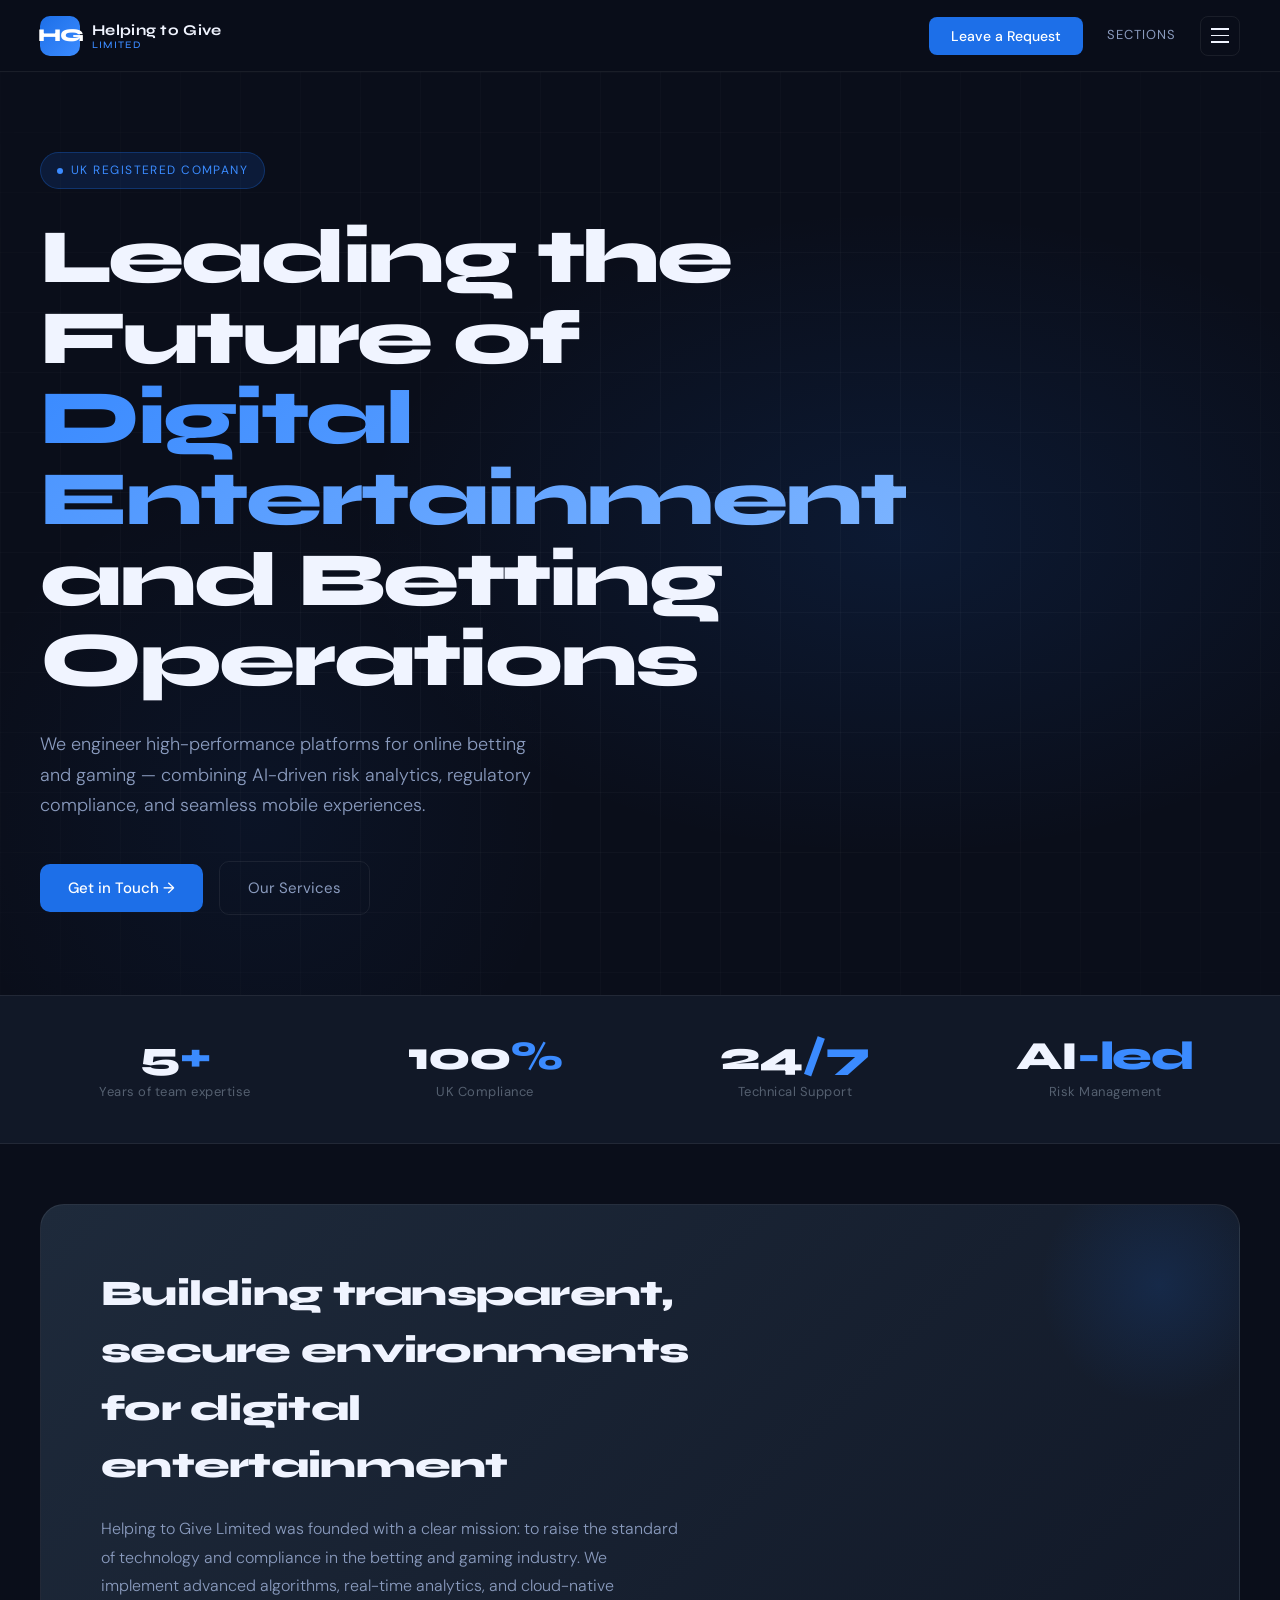
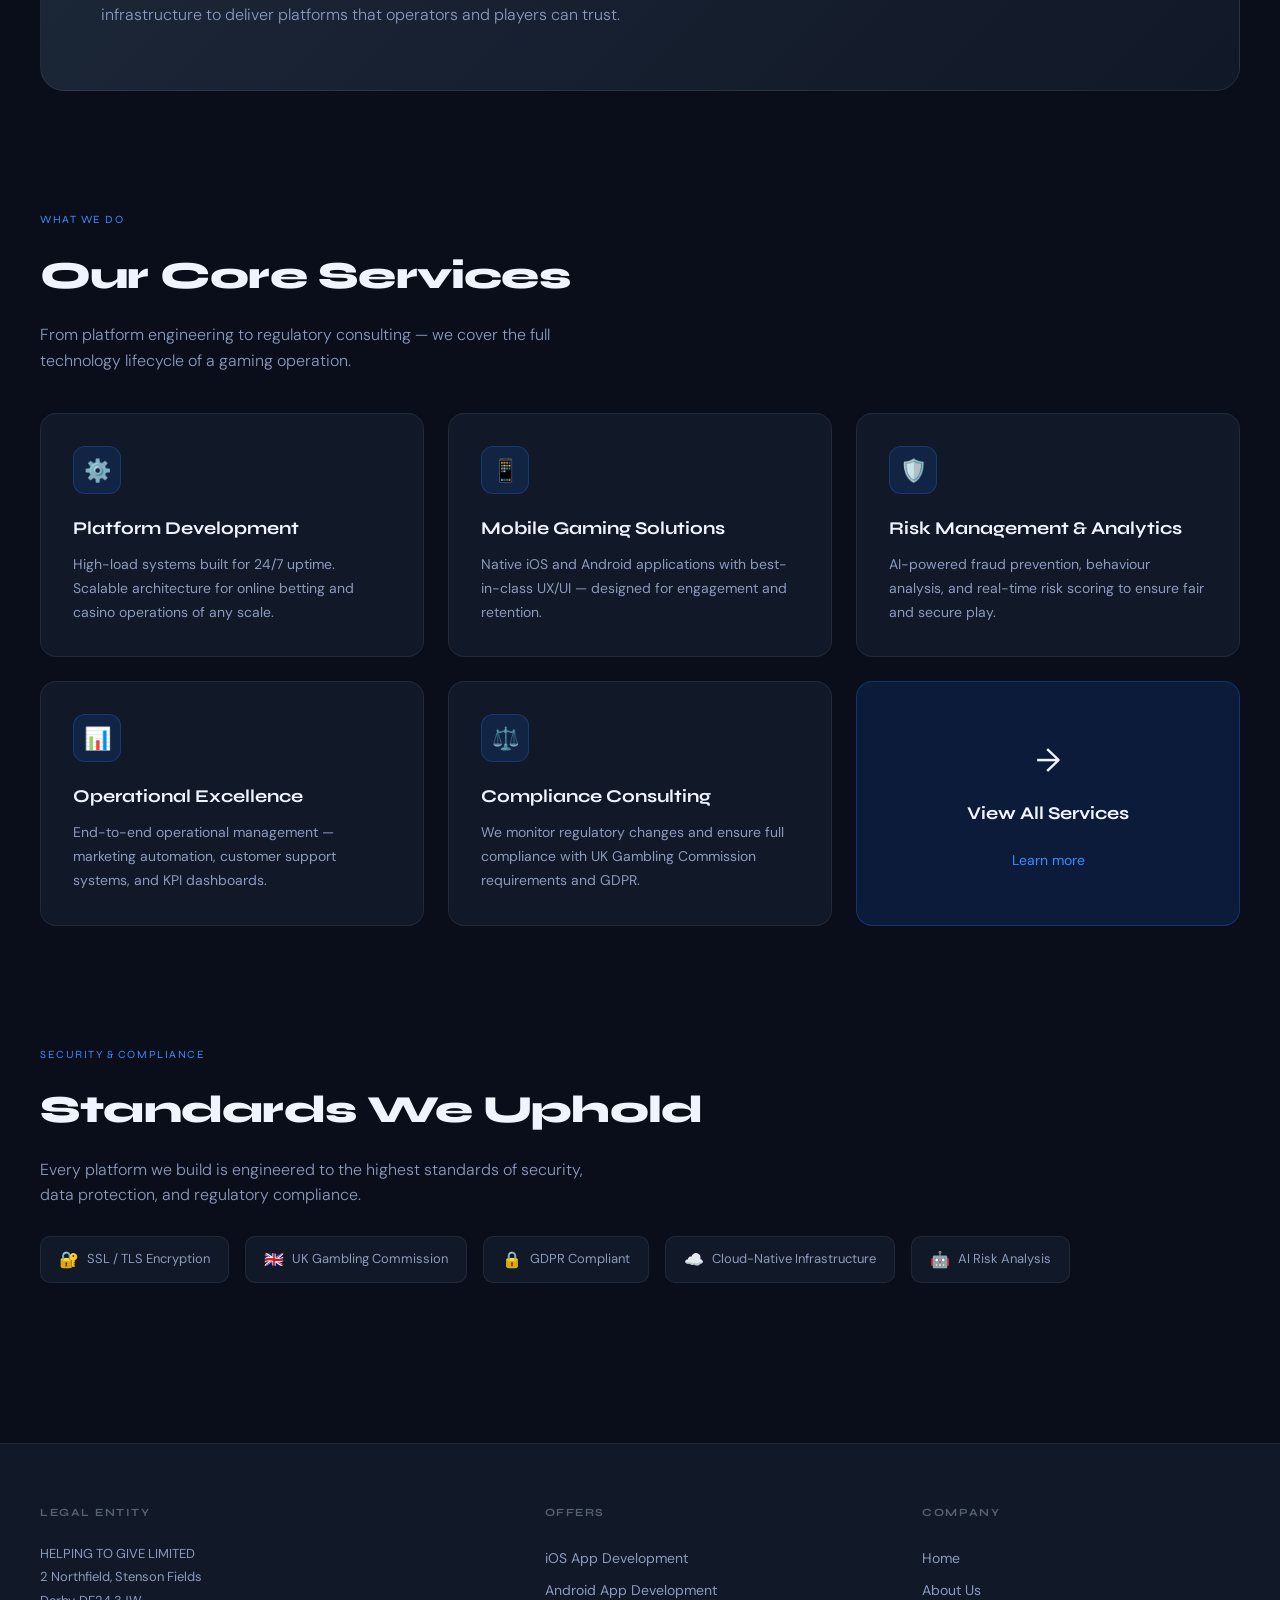
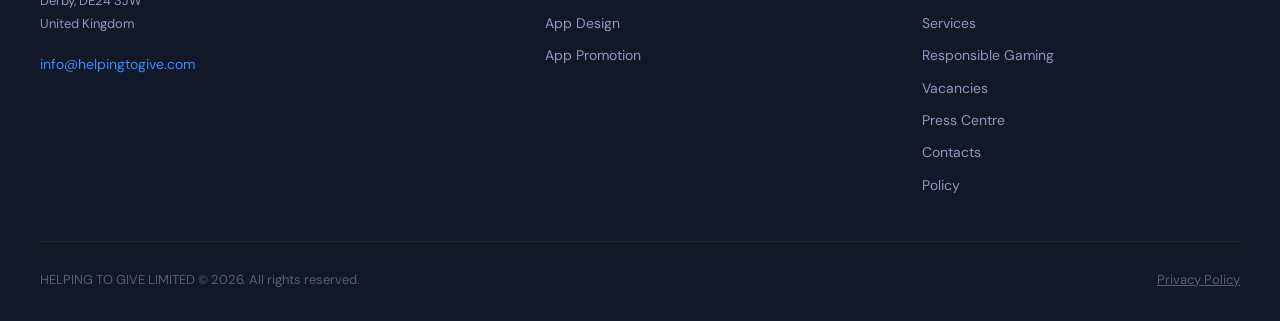
<file: index.html>
<!DOCTYPE html>
<html lang="en">
<head>
  <meta charset="UTF-8" />
  <meta name="viewport" content="width=device-width, initial-scale=1.0" />
  <title>Helping to Give — Leading Betting & Gaming Solutions</title>
  <meta name="description" content="Helping to Give Limited builds next-generation platforms for betting and gambling operations. Technology, compliance, and innovation." />
  <link rel="stylesheet" href="style.css" />
  <style>
    /* HOME-SPECIFIC */
    .hero {
      min-height: calc(100vh - 72px);
      display: flex;
      align-items: center;
      padding: 80px 40px;
      position: relative;
      overflow: hidden;
    }
    .hero::before {
      content: '';
      position: absolute;
      inset: 0;
      background:
        radial-gradient(ellipse 60% 50% at 70% 50%, rgba(29,111,232,0.12) 0%, transparent 70%),
        radial-gradient(ellipse 40% 60% at 20% 80%, rgba(29,111,232,0.06) 0%, transparent 60%);
      pointer-events: none;
    }
    .hero-grid-bg {
      position: absolute;
      inset: 0;
      background-image: linear-gradient(var(--border) 1px, transparent 1px), linear-gradient(90deg, var(--border) 1px, transparent 1px);
      background-size: 60px 60px;
      mask-image: radial-gradient(ellipse 80% 80% at 50% 50%, black 40%, transparent 100%);
      opacity: 0.4;
    }
    .hero-inner {
      max-width: 1280px;
      margin: 0 auto;
      width: 100%;
      position: relative;
    }
    .hero-tag {
      display: inline-flex;
      align-items: center;
      gap: 8px;
      font-size: 12px;
      letter-spacing: 0.12em;
      text-transform: uppercase;
      color: var(--accent-bright);
      margin-bottom: 28px;
      padding: 8px 16px;
      border: 1px solid var(--border-accent);
      border-radius: 100px;
      background: var(--accent-glow);
      animation: fadeUp 0.6s ease both;
    }
    .hero-tag .pulse {
      width: 6px; height: 6px;
      border-radius: 50%;
      background: var(--accent-bright);
      animation: pulse 2s ease-in-out infinite;
    }
    @keyframes pulse {
      0%, 100% { opacity: 1; transform: scale(1); }
      50% { opacity: 0.5; transform: scale(0.7); }
    }
    .hero h1 {
      font-family: 'Syne', sans-serif;
      font-size: clamp(40px, 6vw, 80px);
      font-weight: 800;
      line-height: 1.05;
      letter-spacing: -0.03em;
      color: var(--text-primary);
      max-width: 760px;
      margin-bottom: 28px;
      animation: fadeUp 0.6s 0.1s ease both;
    }
    .hero h1 em {
      font-style: normal;
      background: linear-gradient(135deg, var(--accent-bright), #7BB3FF);
      -webkit-background-clip: text;
      -webkit-text-fill-color: transparent;
      background-clip: text;
    }
    .hero-desc {
      font-size: 18px;
      color: var(--text-secondary);
      max-width: 520px;
      line-height: 1.7;
      font-weight: 300;
      margin-bottom: 40px;
      animation: fadeUp 0.6s 0.2s ease both;
    }
    .hero-actions {
      display: flex;
      align-items: center;
      gap: 16px;
      flex-wrap: wrap;
      animation: fadeUp 0.6s 0.3s ease both;
    }
    .btn-primary {
      background: var(--accent);
      color: white;
      border: none;
      padding: 14px 28px;
      border-radius: 10px;
      font-family: 'DM Sans', sans-serif;
      font-size: 15px;
      font-weight: 500;
      cursor: pointer;
      transition: all 0.2s;
      text-decoration: none;
      display: inline-flex;
      align-items: center;
      gap: 8px;
    }
    .btn-primary:hover { background: var(--accent-bright); transform: translateY(-2px); box-shadow: 0 6px 24px rgba(29,111,232,0.4); }
    .btn-secondary {
      color: var(--text-secondary);
      border: 1px solid var(--border);
      padding: 14px 28px;
      border-radius: 10px;
      font-size: 15px;
      text-decoration: none;
      transition: all 0.2s;
      display: inline-flex;
      align-items: center;
      gap: 8px;
    }
    .btn-secondary:hover { border-color: var(--accent); color: var(--text-primary); }

    @keyframes fadeUp {
      from { opacity: 0; transform: translateY(20px); }
      to { opacity: 1; transform: translateY(0); }
    }

    /* STATS */
    .stats-strip {
      background: var(--navy-mid);
      border-top: 1px solid var(--border);
      border-bottom: 1px solid var(--border);
      padding: 40px;
    }
    .stats-inner {
      max-width: 1280px;
      margin: 0 auto;
      display: grid;
      grid-template-columns: repeat(4, 1fr);
      gap: 40px;
    }
    .stat { text-align: center; }
    .stat-num {
      font-family: 'Syne', sans-serif;
      font-size: 40px;
      font-weight: 800;
      color: var(--text-primary);
      line-height: 1;
      letter-spacing: -0.03em;
    }
    .stat-num span { color: var(--accent-bright); }
    .stat-label {
      font-size: 13px;
      color: var(--text-muted);
      margin-top: 6px;
      letter-spacing: 0.04em;
    }

    /* SERVICES PREVIEW */
    .service-card {
      background: var(--navy-mid);
      border: 1px solid var(--border);
      border-radius: 16px;
      padding: 32px;
      transition: all 0.3s;
      position: relative;
      overflow: hidden;
    }
    .service-card::before {
      content: '';
      position: absolute;
      top: 0; left: 0; right: 0;
      height: 2px;
      background: linear-gradient(90deg, var(--accent), transparent);
      opacity: 0;
      transition: opacity 0.3s;
    }
    .service-card:hover { border-color: var(--border-accent); transform: translateY(-4px); }
    .service-card:hover::before { opacity: 1; }
    .service-icon {
      width: 48px; height: 48px;
      border-radius: 12px;
      background: var(--accent-glow);
      border: 1px solid var(--border-accent);
      display: flex;
      align-items: center;
      justify-content: center;
      font-size: 22px;
      margin-bottom: 20px;
    }
    .service-card h3 {
      font-family: 'Syne', sans-serif;
      font-size: 18px;
      font-weight: 700;
      margin-bottom: 10px;
      color: var(--text-primary);
    }
    .service-card p { font-size: 14px; color: var(--text-secondary); line-height: 1.7; }

    /* COMPLIANCE */
    .compliance-row {
      display: flex;
      align-items: center;
      gap: 16px;
      flex-wrap: wrap;
      margin-top: 28px;
    }
    .compliance-badge {
      display: inline-flex;
      align-items: center;
      gap: 8px;
      padding: 10px 18px;
      border: 1px solid var(--border);
      border-radius: 10px;
      font-size: 13px;
      color: var(--text-secondary);
      background: var(--navy-mid);
    }
    .compliance-badge span { font-size: 16px; }

    /* MISSION */
    .mission-block {
      background: linear-gradient(135deg, var(--navy-light), var(--navy-mid));
      border: 1px solid var(--border);
      border-radius: 24px;
      padding: 60px;
      position: relative;
      overflow: hidden;
    }
    .mission-block::before {
      content: '';
      position: absolute;
      top: -40px; right: -40px;
      width: 240px; height: 240px;
      border-radius: 50%;
      background: radial-gradient(circle, rgba(29,111,232,0.15) 0%, transparent 70%);
    }
    .mission-block h2 {
      font-family: 'Syne', sans-serif;
      font-size: clamp(24px, 3vw, 36px);
      font-weight: 800;
      letter-spacing: -0.02em;
      color: var(--text-primary);
      max-width: 600px;
      margin-bottom: 20px;
      position: relative;
    }
    .mission-block p {
      font-size: 16px;
      color: var(--text-secondary);
      max-width: 580px;
      line-height: 1.8;
      font-weight: 300;
      position: relative;
    }

    @media (max-width: 768px) {
      .hero { padding: 60px 20px; }
      .stats-inner { grid-template-columns: 1fr 1fr; }
      .stats-strip { padding: 32px 20px; }
      .mission-block { padding: 36px 24px; }
    }
  </style>
</head>
<body>

<!-- HEADER -->
<header>
  <div class="header-inner">
    <a href="./" class="logo">
      <div class="logo-icon">HG</div>
      <div class="logo-text">Helping to Give<span>Limited</span></div>
    </a>
    <div class="header-spacer"></div>
    <button class="header-cta" id="ctaBtn">Leave a Request</button>
    <span class="header-sections-label">Sections</span>
    <button class="burger" id="burger" aria-label="Menu">
      <span></span><span></span><span></span>
    </button>
  </div>
</header>

<!-- NAV OVERLAY + DRAWER -->
<div class="nav-overlay" id="navOverlay"></div>
<nav class="nav-drawer" id="navDrawer">
  <div class="nav-drawer-header">
    <div class="logo-text" style="font-family:'Syne',sans-serif;font-weight:700;font-size:15px;color:var(--text-primary)">Navigation</div>
    <button class="nav-close" id="navClose">✕</button>
  </div>
  <div class="nav-links">
    <a href="./"><span class="dot"></span>Home</a>
    <a href="./about/"><span class="dot"></span>About Us</a>
    <a href="./services/"><span class="dot"></span>Services</a>
    <a href="./responsible-gaming/"><span class="dot"></span>Responsible Gaming</a>
    <a href="./vacancies/"><span class="dot"></span>Vacancies</a>
    <a href="./press/"><span class="dot"></span>Press Centre</a>
    <a href="./contacts/"><span class="dot"></span>Contacts</a>
    <a href="./policy/"><span class="dot"></span>Policy</a>
  </div>
</nav>

<!-- MODAL -->
<div class="modal-overlay" id="modalOverlay">
  <div class="modal">
    <h2>Leave a Request</h2>
    <form id="ctaForm">
      <div class="form-group">
        <label>Name</label>
        <input type="text" placeholder="Your name" required />
      </div>
      <div class="form-group">
        <label>Email</label>
        <input type="email" placeholder="your@email.com" required />
      </div>
      <div class="form-group">
        <label>Comment</label>
        <textarea placeholder="Tell us about your project..."></textarea>
      </div>
      <button type="submit" class="modal-submit">Send</button>
      <p class="modal-policy">By submitting, you agree to the processing of personal data in accordance with our <a href="./policy/">Privacy Policy</a>.</p>
    </form>
  </div>
</div>

<!-- MAIN -->
<main>

  <!-- HERO -->
  <section class="hero">
    <div class="hero-grid-bg"></div>
    <div class="hero-inner">
      <div class="hero-tag"><span class="pulse"></span>UK Registered Company</div>
      <h1>Leading the Future of <em>Digital Entertainment</em> and Betting Operations</h1>
      <p class="hero-desc">We engineer high-performance platforms for online betting and gaming — combining AI-driven risk analytics, regulatory compliance, and seamless mobile experiences.</p>
      <div class="hero-actions">
        <button class="btn-primary" id="ctaBtn2">Get in Touch →</button>
        <a href="./services/" class="btn-secondary">Our Services</a>
      </div>
    </div>
  </section>

  <!-- STATS -->
  <div class="stats-strip">
    <div class="stats-inner">
      <div class="stat">
        <div class="stat-num">5<span>+</span></div>
        <div class="stat-label">Years of team expertise</div>
      </div>
      <div class="stat">
        <div class="stat-num">100<span>%</span></div>
        <div class="stat-label">UK Compliance</div>
      </div>
      <div class="stat">
        <div class="stat-num">24<span>/7</span></div>
        <div class="stat-label">Technical Support</div>
      </div>
      <div class="stat">
        <div class="stat-num">AI<span>-led</span></div>
        <div class="stat-label">Risk Management</div>
      </div>
    </div>
  </div>

  <!-- MISSION -->
  <section class="section">
    <div class="mission-block">
      <h2>Building transparent, secure environments for digital entertainment</h2>
      <p>Helping to Give Limited was founded with a clear mission: to raise the standard of technology and compliance in the betting and gaming industry. We implement advanced algorithms, real-time analytics, and cloud-native infrastructure to deliver platforms that operators and players can trust.</p>
    </div>
  </section>

  <!-- SERVICES PREVIEW -->
  <section class="section">
    <div class="section-label">What we do</div>
    <div class="section-title">Our Core Services</div>
    <p class="section-desc" style="margin-bottom:40px">From platform engineering to regulatory consulting — we cover the full technology lifecycle of a gaming operation.</p>
    <div class="grid-3">
      <div class="service-card">
        <div class="service-icon">⚙️</div>
        <h3>Platform Development</h3>
        <p>High-load systems built for 24/7 uptime. Scalable architecture for online betting and casino operations of any scale.</p>
      </div>
      <div class="service-card">
        <div class="service-icon">📱</div>
        <h3>Mobile Gaming Solutions</h3>
        <p>Native iOS and Android applications with best-in-class UX/UI — designed for engagement and retention.</p>
      </div>
      <div class="service-card">
        <div class="service-icon">🛡️</div>
        <h3>Risk Management & Analytics</h3>
        <p>AI-powered fraud prevention, behaviour analysis, and real-time risk scoring to ensure fair and secure play.</p>
      </div>
      <div class="service-card">
        <div class="service-icon">📊</div>
        <h3>Operational Excellence</h3>
        <p>End-to-end operational management — marketing automation, customer support systems, and KPI dashboards.</p>
      </div>
      <div class="service-card">
        <div class="service-icon">⚖️</div>
        <h3>Compliance Consulting</h3>
        <p>We monitor regulatory changes and ensure full compliance with UK Gambling Commission requirements and GDPR.</p>
      </div>
      <div class="service-card" style="display:flex;flex-direction:column;justify-content:center;align-items:center;text-align:center;background:var(--accent-glow);border-color:var(--border-accent)">
        <div style="font-size:32px;margin-bottom:12px">→</div>
        <h3>View All Services</h3>
        <a href="./services/" style="margin-top:12px;color:var(--accent-bright);font-size:14px;text-decoration:none">Learn more</a>
      </div>
    </div>
  </section>

  <!-- COMPLIANCE -->
  <section class="section">
    <div class="section-label">Security & Compliance</div>
    <div class="section-title">Standards We Uphold</div>
    <p class="section-desc">Every platform we build is engineered to the highest standards of security, data protection, and regulatory compliance.</p>
    <div class="compliance-row">
      <div class="compliance-badge"><span>🔐</span> SSL / TLS Encryption</div>
      <div class="compliance-badge"><span>🇬🇧</span> UK Gambling Commission</div>
      <div class="compliance-badge"><span>🔒</span> GDPR Compliant</div>
      <div class="compliance-badge"><span>☁️</span> Cloud-Native Infrastructure</div>
      <div class="compliance-badge"><span>🤖</span> AI Risk Analysis</div>
    </div>
  </section>

</main>

<!-- FOOTER -->
<footer>
  <div class="footer-inner">
    <div class="footer-grid">
      <!-- Row 1: Legal -->
      <div class="footer-col">
        <h4>Legal Entity</h4>
        <p>
          HELPING TO GIVE LIMITED<br/>
          2 Northfield, Stenson Fields<br/>
          Derby, DE24 3JW<br/>
          United Kingdom
        </p>
        <p style="margin-top:16px">
          <a href="mailto:info@helpingtogive.com" style="color:var(--accent-bright);display:inline">info@helpingtogive.com</a>
        </p>
      </div>
      <!-- Row 2: Offers -->
      <div class="footer-col">
        <h4>Offers</h4>
        <a href="./services/#ios">iOS App Development</a>
        <a href="./services/#android">Android App Development</a>
        <a href="./services/#design">App Design</a>
        <a href="./services/#promotion">App Promotion</a>
      </div>
      <!-- Row 3: Company -->
      <div class="footer-col">
        <h4>Company</h4>
        <a href="./">Home</a>
        <a href="./about/">About Us</a>
        <a href="./services/">Services</a>
        <a href="./responsible-gaming/">Responsible Gaming</a>
        <a href="./vacancies/">Vacancies</a>
        <a href="./press/">Press Centre</a>
        <a href="./contacts/">Contacts</a>
        <a href="./policy/">Policy</a>
      </div>
    </div>
    <div class="footer-bottom">
      <p>HELPING TO GIVE LIMITED © 2026. All rights reserved.</p>
      <p><a href="./policy/" style="color:var(--text-muted)">Privacy Policy</a></p>
    </div>
  </div>
</footer>

<script src="main.js"></script>
<script>
  // second CTA button
  document.getElementById('ctaBtn2').addEventListener('click', () => {
    document.getElementById('modalOverlay').classList.add('open');
    document.body.style.overflow = 'hidden';
  });
</script>
</body>
</html>
</file>
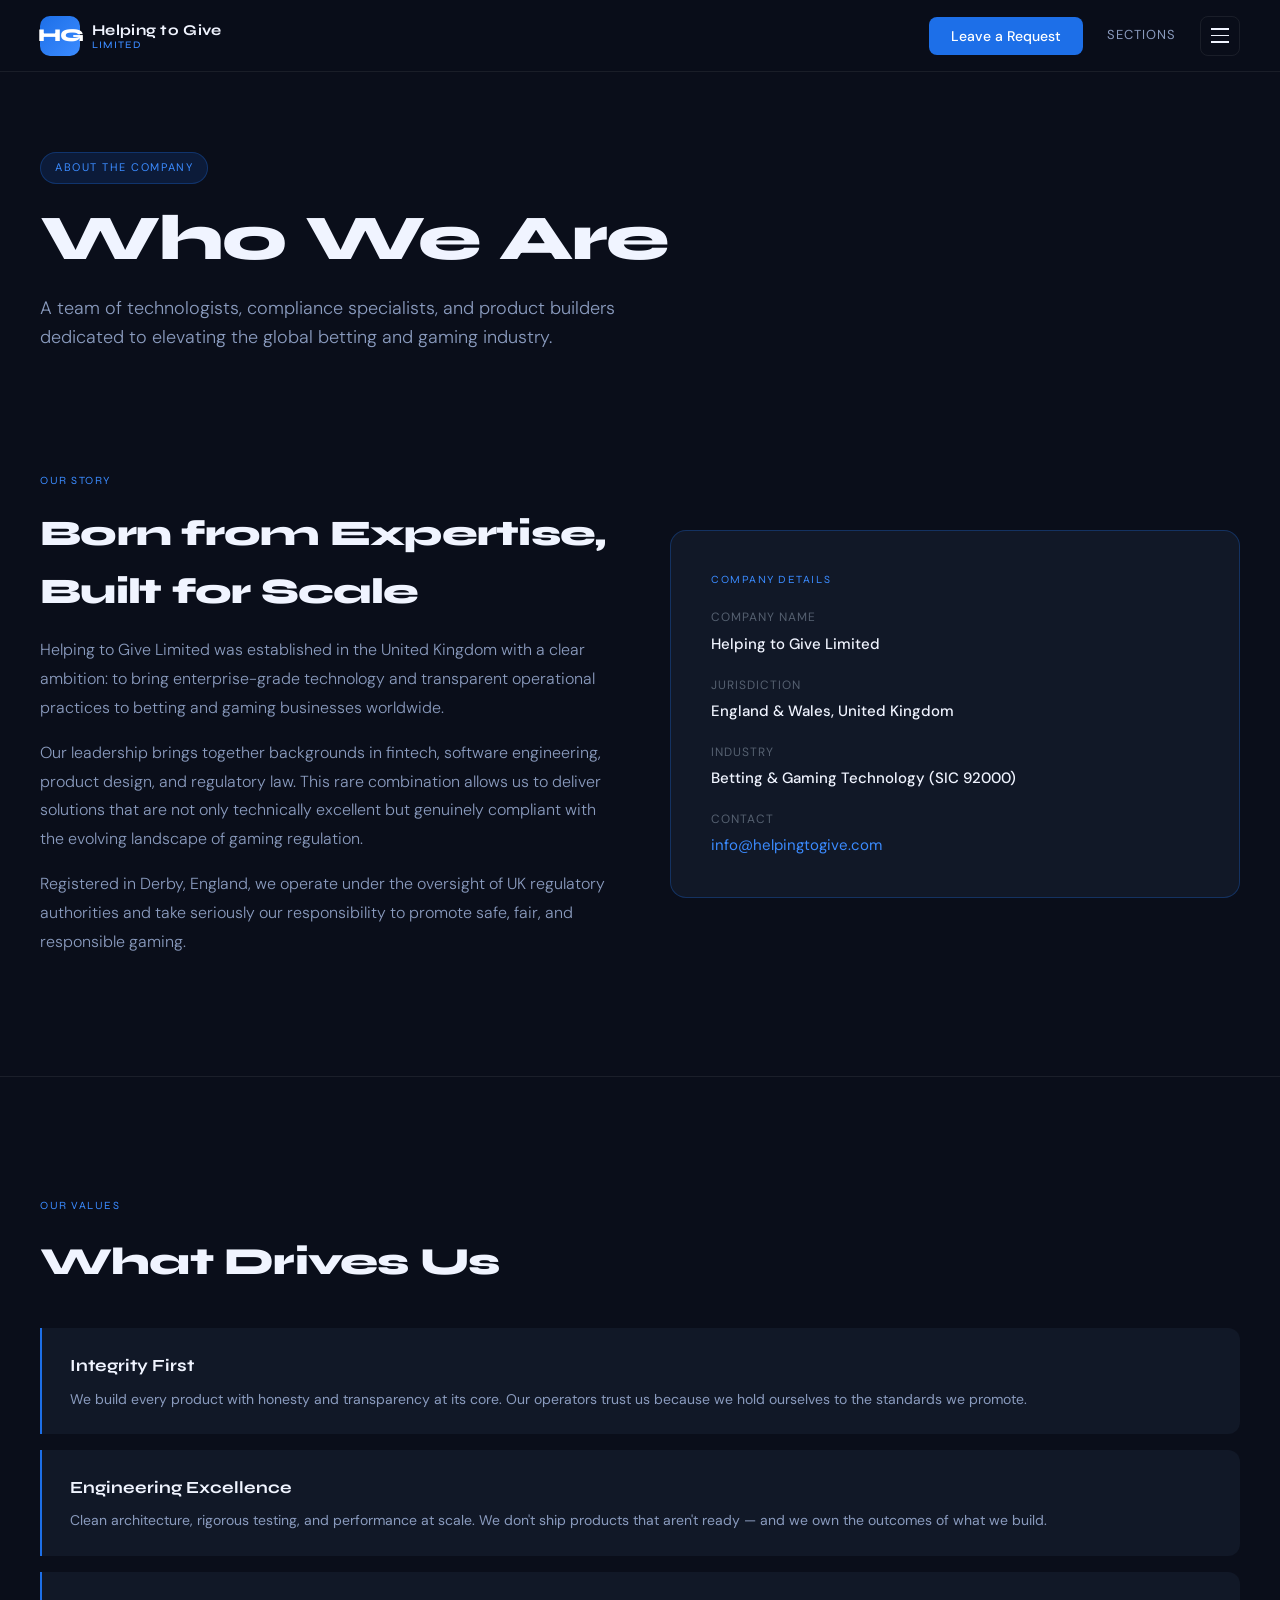
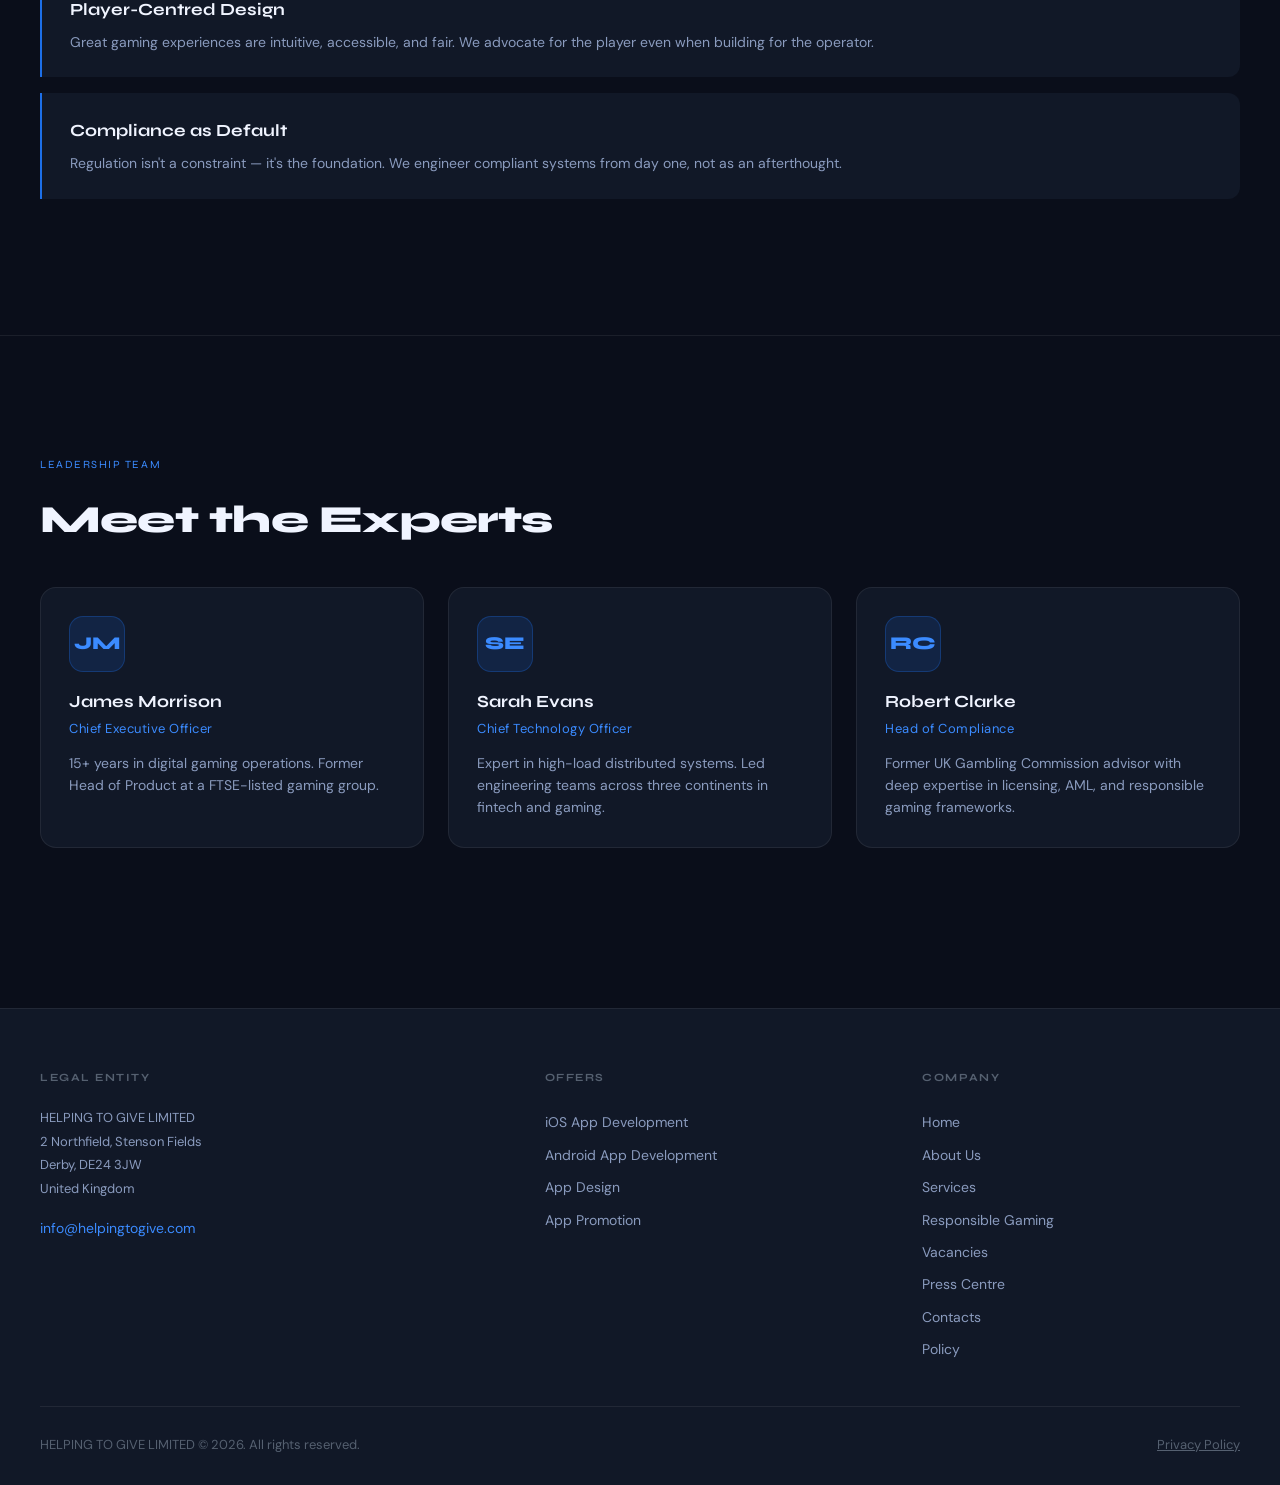
<file: about/index.html>
<!DOCTYPE html>
<html lang="en">
<head>
  <meta charset="UTF-8" />
  <meta name="viewport" content="width=device-width, initial-scale=1.0" />
  <title>About Us — Helping to Give</title>
  <link rel="stylesheet" href="../style.css" />
  <style>
    .team-card { background:var(--navy-mid); border:1px solid var(--border); border-radius:16px; padding:28px; transition:all 0.3s; }
    .team-card:hover { border-color:var(--border-accent); transform:translateY(-2px); }
    .avatar { width:56px;height:56px;border-radius:14px;background:var(--accent-glow);border:1px solid var(--border-accent);display:flex;align-items:center;justify-content:center;font-family:'Syne',sans-serif;font-weight:800;font-size:18px;color:var(--accent-bright);margin-bottom:16px; }
    .team-card h3 { font-family:'Syne',sans-serif;font-size:17px;font-weight:700;margin-bottom:4px; }
    .team-card .role { font-size:13px;color:var(--accent-bright);margin-bottom:12px;letter-spacing:0.04em; }
    .team-card p { font-size:14px;color:var(--text-secondary);line-height:1.6; }
    .value-card { border-left:2px solid var(--accent);padding:24px 28px;background:var(--navy-mid);border-radius:0 12px 12px 0;margin-bottom:16px; }
    .value-card h3 { font-family:'Syne',sans-serif;font-size:17px;font-weight:700;margin-bottom:8px; }
    .value-card p { font-size:14px;color:var(--text-secondary); }
  </style>
</head>
<body>

<header>
  <div class="header-inner">
    <a href="../" class="logo">
      <div class="logo-icon">HG</div>
      <div class="logo-text">Helping to Give<span>Limited</span></div>
    </a>
    <div class="header-spacer"></div>
    <button class="header-cta" id="ctaBtn">Leave a Request</button>
    <span class="header-sections-label">Sections</span>
    <button class="burger" id="burger"><span></span><span></span><span></span></button>
  </div>
</header>

<div class="nav-overlay" id="navOverlay"></div>
<nav class="nav-drawer" id="navDrawer">
  <div class="nav-drawer-header">
    <div style="font-family:'Syne',sans-serif;font-weight:700;font-size:15px;color:var(--text-primary)">Navigation</div>
    <button class="nav-close" id="navClose">✕</button>
  </div>
  <div class="nav-links">
    <a href="../"><span class="dot"></span>Home</a>
    <a href="../about/"><span class="dot"></span>About Us</a>
    <a href="../services/"><span class="dot"></span>Services</a>
    <a href="../responsible-gaming/"><span class="dot"></span>Responsible Gaming</a>
    <a href="../vacancies/"><span class="dot"></span>Vacancies</a>
    <a href="../press/"><span class="dot"></span>Press Centre</a>
    <a href="../contacts/"><span class="dot"></span>Contacts</a>
    <a href="../policy/"><span class="dot"></span>Policy</a>
  </div>
</nav>

<div class="modal-overlay" id="modalOverlay">
  <div class="modal">
    <h2>Leave a Request</h2>
    <form id="ctaForm">
      <div class="form-group"><label>Name</label><input type="text" placeholder="Your name" required /></div>
      <div class="form-group"><label>Email</label><input type="email" placeholder="your@email.com" required /></div>
      <div class="form-group"><label>Comment</label><textarea placeholder="Tell us about your project..."></textarea></div>
      <button type="submit" class="modal-submit">Send</button>
      <p class="modal-policy">By submitting, you agree to the processing of personal data in accordance with our <a href="../policy/">Privacy Policy</a>.</p>
    </form>
  </div>
</div>

<main>
  <div class="page-hero">
    <div class="tag">About the Company</div>
    <h1>Who We Are</h1>
    <p>A team of technologists, compliance specialists, and product builders dedicated to elevating the global betting and gaming industry.</p>
  </div>

  <section class="section">
    <div class="grid-2" style="gap:60px;align-items:center">
      <div>
        <div class="section-label">Our Story</div>
        <div class="section-title" style="font-size:clamp(24px,3vw,36px)">Born from Expertise, Built for Scale</div>
        <p style="color:var(--text-secondary);font-size:16px;line-height:1.8;margin-top:16px;font-weight:300">
          Helping to Give Limited was established in the United Kingdom with a clear ambition: to bring enterprise-grade technology and transparent operational practices to betting and gaming businesses worldwide.
        </p>
        <p style="color:var(--text-secondary);font-size:16px;line-height:1.8;margin-top:16px;font-weight:300">
          Our leadership brings together backgrounds in fintech, software engineering, product design, and regulatory law. This rare combination allows us to deliver solutions that are not only technically excellent but genuinely compliant with the evolving landscape of gaming regulation.
        </p>
        <p style="color:var(--text-secondary);font-size:16px;line-height:1.8;margin-top:16px;font-weight:300">
          Registered in Derby, England, we operate under the oversight of UK regulatory authorities and take seriously our responsibility to promote safe, fair, and responsible gaming.
        </p>
      </div>
      <div>
        <div class="card" style="padding:40px;border-color:var(--border-accent)">
          <div class="section-label">Company Details</div>
          <div style="display:flex;flex-direction:column;gap:20px;margin-top:20px">
            <div>
              <div style="font-size:12px;color:var(--text-muted);letter-spacing:0.08em;text-transform:uppercase;margin-bottom:4px">Company Name</div>
              <div style="font-size:15px;color:var(--text-primary);font-weight:500">Helping to Give Limited</div>
            </div>
            <div>
              <div style="font-size:12px;color:var(--text-muted);letter-spacing:0.08em;text-transform:uppercase;margin-bottom:4px">Jurisdiction</div>
              <div style="font-size:15px;color:var(--text-primary);font-weight:500">England & Wales, United Kingdom</div>
            </div>
            <div>
              <div style="font-size:12px;color:var(--text-muted);letter-spacing:0.08em;text-transform:uppercase;margin-bottom:4px">Industry</div>
              <div style="font-size:15px;color:var(--text-primary);font-weight:500">Betting & Gaming Technology (SIC 92000)</div>
            </div>
            <div>
              <div style="font-size:12px;color:var(--text-muted);letter-spacing:0.08em;text-transform:uppercase;margin-bottom:4px">Contact</div>
              <div style="font-size:15px;color:var(--accent-bright);">info@helpingtogive.com</div>
            </div>
          </div>
        </div>
      </div>
    </div>
  </section>

  <div class="divider"></div>

  <section class="section">
    <div class="section-label">Our Values</div>
    <div class="section-title">What Drives Us</div>
    <div style="margin-top:36px">
      <div class="value-card">
        <h3>Integrity First</h3>
        <p>We build every product with honesty and transparency at its core. Our operators trust us because we hold ourselves to the standards we promote.</p>
      </div>
      <div class="value-card">
        <h3>Engineering Excellence</h3>
        <p>Clean architecture, rigorous testing, and performance at scale. We don't ship products that aren't ready — and we own the outcomes of what we build.</p>
      </div>
      <div class="value-card">
        <h3>Player-Centred Design</h3>
        <p>Great gaming experiences are intuitive, accessible, and fair. We advocate for the player even when building for the operator.</p>
      </div>
      <div class="value-card">
        <h3>Compliance as Default</h3>
        <p>Regulation isn't a constraint — it's the foundation. We engineer compliant systems from day one, not as an afterthought.</p>
      </div>
    </div>
  </section>

  <div class="divider"></div>

  <section class="section">
    <div class="section-label">Leadership Team</div>
    <div class="section-title">Meet the Experts</div>
    <div class="grid-3" style="margin-top:36px">
      <div class="team-card">
        <div class="avatar">JM</div>
        <h3>James Morrison</h3>
        <div class="role">Chief Executive Officer</div>
        <p>15+ years in digital gaming operations. Former Head of Product at a FTSE-listed gaming group.</p>
      </div>
      <div class="team-card">
        <div class="avatar">SE</div>
        <h3>Sarah Evans</h3>
        <div class="role">Chief Technology Officer</div>
        <p>Expert in high-load distributed systems. Led engineering teams across three continents in fintech and gaming.</p>
      </div>
      <div class="team-card">
        <div class="avatar">RC</div>
        <h3>Robert Clarke</h3>
        <div class="role">Head of Compliance</div>
        <p>Former UK Gambling Commission advisor with deep expertise in licensing, AML, and responsible gaming frameworks.</p>
      </div>
    </div>
  </section>
</main>

<footer>
  <div class="footer-inner">
    <div class="footer-grid">
      <div class="footer-col">
        <h4>Legal Entity</h4>
        <p>HELPING TO GIVE LIMITED<br/>2 Northfield, Stenson Fields<br/>Derby, DE24 3JW<br/>United Kingdom</p>
        <p style="margin-top:16px"><a href="mailto:info@helpingtogive.com" style="color:var(--accent-bright);display:inline">info@helpingtogive.com</a></p>
      </div>
      <div class="footer-col">
        <h4>Offers</h4>
        <a href="../services/#ios">iOS App Development</a>
        <a href="../services/#android">Android App Development</a>
        <a href="../services/#design">App Design</a>
        <a href="../services/#promotion">App Promotion</a>
      </div>
      <div class="footer-col">
        <h4>Company</h4>
        <a href="../">Home</a>
        <a href="../about/">About Us</a>
        <a href="../services/">Services</a>
        <a href="../responsible-gaming/">Responsible Gaming</a>
        <a href="../vacancies/">Vacancies</a>
        <a href="../press/">Press Centre</a>
        <a href="../contacts/">Contacts</a>
        <a href="../policy/">Policy</a>
      </div>
    </div>
    <div class="footer-bottom">
      <p>HELPING TO GIVE LIMITED © 2026. All rights reserved.</p>
      <p><a href="../policy/" style="color:var(--text-muted)">Privacy Policy</a></p>
    </div>
  </div>
</footer>

<script src="../main.js"></script>
</body>
</html>
</file>
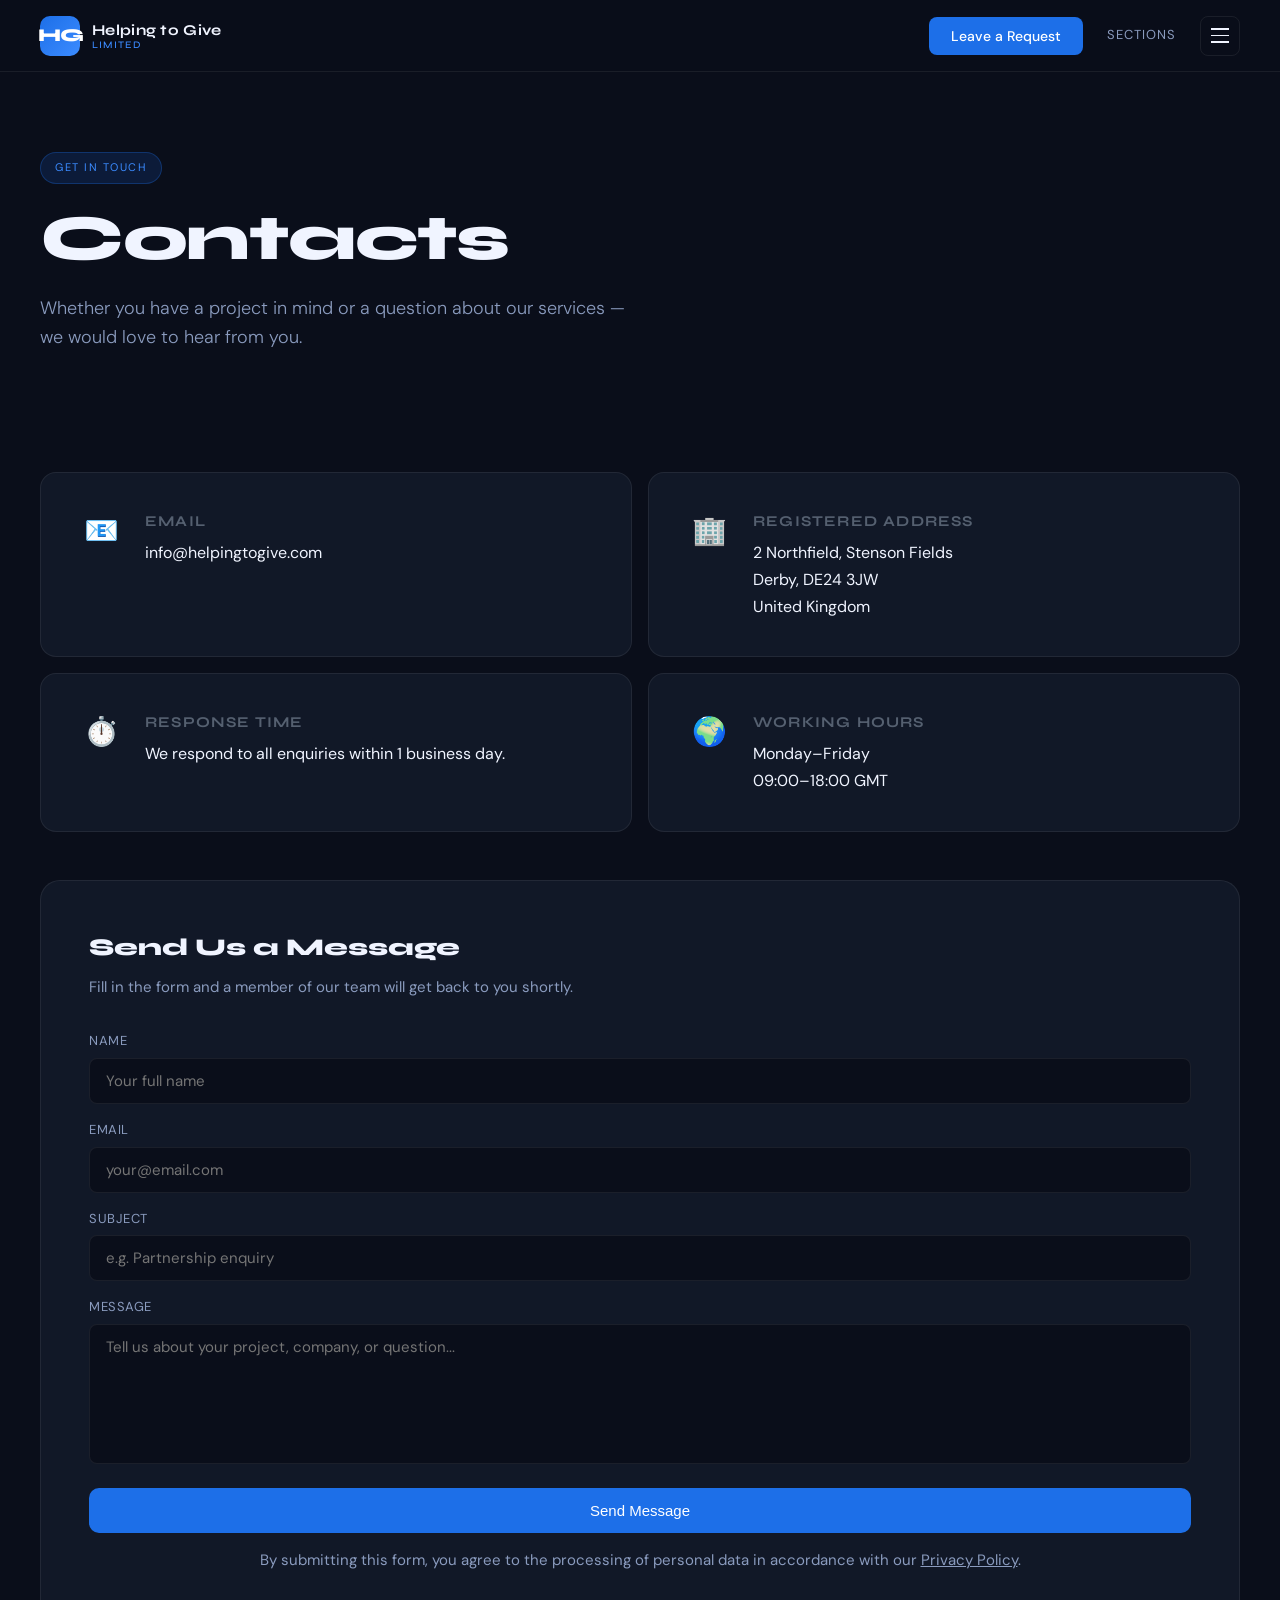
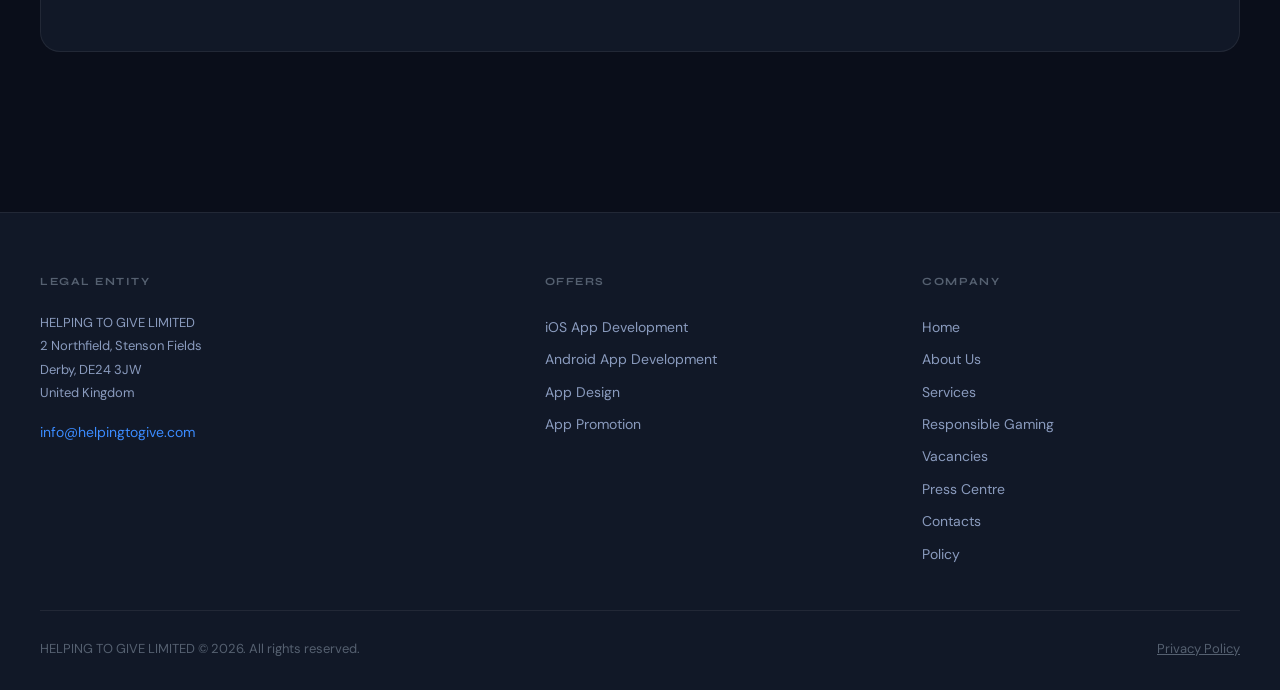
<file: contacts/index.html>
<!DOCTYPE html>
<html lang="en">
<head>
  <meta charset="UTF-8" />
  <meta name="viewport" content="width=device-width, initial-scale=1.0" />
  <title>Contacts — Helping to Give</title>
  <link rel="stylesheet" href="../style.css" />
  <style>
    .contact-grid { display:grid;grid-template-columns:1fr 1fr;gap:40px;align-items:start; }
    .contact-card {
      background: var(--navy-mid);
      border: 1px solid var(--border);
      border-radius: 16px;
      padding: 36px;
      display:flex;
      align-items:flex-start;
      gap:20px;
      transition: border-color 0.3s;
    }
    .contact-card:hover { border-color: var(--border-accent); }
    .contact-icon { font-size:28px;flex-shrink:0;width:48px;text-align:center; }
    .contact-card h3 { font-family:'Syne',sans-serif;font-size:15px;font-weight:700;margin-bottom:6px;color:var(--text-muted);letter-spacing:0.08em;text-transform:uppercase; }
    .contact-card p, .contact-card a { font-size:16px;color:var(--text-primary);text-decoration:none;line-height:1.7; }
    .contact-card a:hover { color:var(--accent-bright); }
    .contact-form-card {
      background: var(--navy-mid);
      border: 1px solid var(--border);
      border-radius: 20px;
      padding: 48px;
    }
    .contact-form-card h2 { font-family:'Syne',sans-serif;font-size:24px;font-weight:800;margin-bottom:8px; }
    .contact-form-card p { font-size:15px;color:var(--text-secondary);margin-bottom:32px; }
    .submit-btn {
      background: var(--accent);
      color: white;
      border: none;
      padding: 14px 28px;
      border-radius: 10px;
      font-size: 15px;
      font-weight: 500;
      cursor: pointer;
      transition: all 0.2s;
      width: 100%;
    }
    .submit-btn:hover { background: var(--accent-bright); }
    @media(max-width:768px) {
      .contact-grid { grid-template-columns: 1fr; }
      .contact-form-card { padding: 28px; }
    }
  </style>
</head>
<body>

<header>
  <div class="header-inner">
    <a href="../" class="logo"><div class="logo-icon">HG</div><div class="logo-text">Helping to Give<span>Limited</span></div></a>
    <div class="header-spacer"></div>
    <button class="header-cta" id="ctaBtn">Leave a Request</button>
    <span class="header-sections-label">Sections</span>
    <button class="burger" id="burger"><span></span><span></span><span></span></button>
  </div>
</header>

<div class="nav-overlay" id="navOverlay"></div>
<nav class="nav-drawer" id="navDrawer">
  <div class="nav-drawer-header">
    <div style="font-family:'Syne',sans-serif;font-weight:700;font-size:15px;color:var(--text-primary)">Navigation</div>
    <button class="nav-close" id="navClose">✕</button>
  </div>
  <div class="nav-links">
    <a href="../"><span class="dot"></span>Home</a>
    <a href="../about/"><span class="dot"></span>About Us</a>
    <a href="../services/"><span class="dot"></span>Services</a>
    <a href="../responsible-gaming/"><span class="dot"></span>Responsible Gaming</a>
    <a href="../vacancies/"><span class="dot"></span>Vacancies</a>
    <a href="../press/"><span class="dot"></span>Press Centre</a>
    <a href="../contacts/"><span class="dot"></span>Contacts</a>
    <a href="../policy/"><span class="dot"></span>Policy</a>
  </div>
</nav>

<div class="modal-overlay" id="modalOverlay">
  <div class="modal">
    <h2>Leave a Request</h2>
    <form id="ctaForm">
      <div class="form-group"><label>Name</label><input type="text" placeholder="Your name" required /></div>
      <div class="form-group"><label>Email</label><input type="email" placeholder="your@email.com" required /></div>
      <div class="form-group"><label>Comment</label><textarea placeholder="Tell us about your project..."></textarea></div>
      <button type="submit" class="modal-submit">Send</button>
      <p class="modal-policy">By submitting, you agree to the processing of personal data in accordance with our <a href="../policy/">Privacy Policy</a>.</p>
    </form>
  </div>
</div>

<main>
  <div class="page-hero">
    <div class="tag">Get in Touch</div>
    <h1>Contacts</h1>
    <p>Whether you have a project in mind or a question about our services — we would love to hear from you.</p>
  </div>

  <section class="section">
    <div style="display:grid;grid-template-columns:repeat(2,1fr);gap:16px;margin-bottom:48px">
      <div class="contact-card">
        <div class="contact-icon">📧</div>
        <div>
          <h3>Email</h3>
          <a href="mailto:info@helpingtogive.com">info@helpingtogive.com</a>
        </div>
      </div>
      <div class="contact-card">
        <div class="contact-icon">🏢</div>
        <div>
          <h3>Registered Address</h3>
          <p>2 Northfield, Stenson Fields<br/>Derby, DE24 3JW<br/>United Kingdom</p>
        </div>
      </div>
      <div class="contact-card">
        <div class="contact-icon">⏱️</div>
        <div>
          <h3>Response Time</h3>
          <p>We respond to all enquiries within 1 business day.</p>
        </div>
      </div>
      <div class="contact-card">
        <div class="contact-icon">🌍</div>
        <div>
          <h3>Working Hours</h3>
          <p>Monday–Friday<br/>09:00–18:00 GMT</p>
        </div>
      </div>
    </div>

    <div class="contact-form-card">
      <h2>Send Us a Message</h2>
      <p>Fill in the form and a member of our team will get back to you shortly.</p>
      <form onsubmit="handleContact(event)">
        <div class="form-group"><label>Name</label><input type="text" placeholder="Your full name" required /></div>
        <div class="form-group"><label>Email</label><input type="email" placeholder="your@email.com" required /></div>
        <div class="form-group"><label>Subject</label><input type="text" placeholder="e.g. Partnership enquiry" /></div>
        <div class="form-group"><label>Message</label><textarea style="height:140px" placeholder="Tell us about your project, company, or question..." required></textarea></div>
        <button type="submit" class="submit-btn" id="contactSubmit">Send Message</button>
        <p class="modal-policy" style="margin-top:16px">By submitting this form, you agree to the processing of personal data in accordance with our <a href="../policy/">Privacy Policy</a>.</p>
      </form>
    </div>
  </section>
</main>

<footer>
  <div class="footer-inner">
    <div class="footer-grid">
      <div class="footer-col">
        <h4>Legal Entity</h4>
        <p>HELPING TO GIVE LIMITED<br/>2 Northfield, Stenson Fields<br/>Derby, DE24 3JW<br/>United Kingdom</p>
        <p style="margin-top:16px"><a href="mailto:info@helpingtogive.com" style="color:var(--accent-bright);display:inline">info@helpingtogive.com</a></p>
      </div>
      <div class="footer-col">
        <h4>Offers</h4>
        <a href="../services/#ios">iOS App Development</a>
        <a href="../services/#android">Android App Development</a>
        <a href="../services/#design">App Design</a>
        <a href="../services/#promotion">App Promotion</a>
      </div>
      <div class="footer-col">
        <h4>Company</h4>
        <a href="../">Home</a>
        <a href="../about/">About Us</a>
        <a href="../services/">Services</a>
        <a href="../responsible-gaming/">Responsible Gaming</a>
        <a href="../vacancies/">Vacancies</a>
        <a href="../press/">Press Centre</a>
        <a href="../contacts/">Contacts</a>
        <a href="../policy/">Policy</a>
      </div>
    </div>
    <div class="footer-bottom">
      <p>HELPING TO GIVE LIMITED © 2026. All rights reserved.</p>
      <p><a href="../policy/" style="color:var(--text-muted)">Privacy Policy</a></p>
    </div>
  </div>
</footer>

<script src="../main.js"></script>
<script>
function handleContact(e) {
  e.preventDefault();
  const btn = document.getElementById('contactSubmit');
  btn.textContent = 'Message Sent ✓';
  btn.style.background = '#16A34A';
  btn.disabled = true;
}
</script>
</body>
</html>
</file>
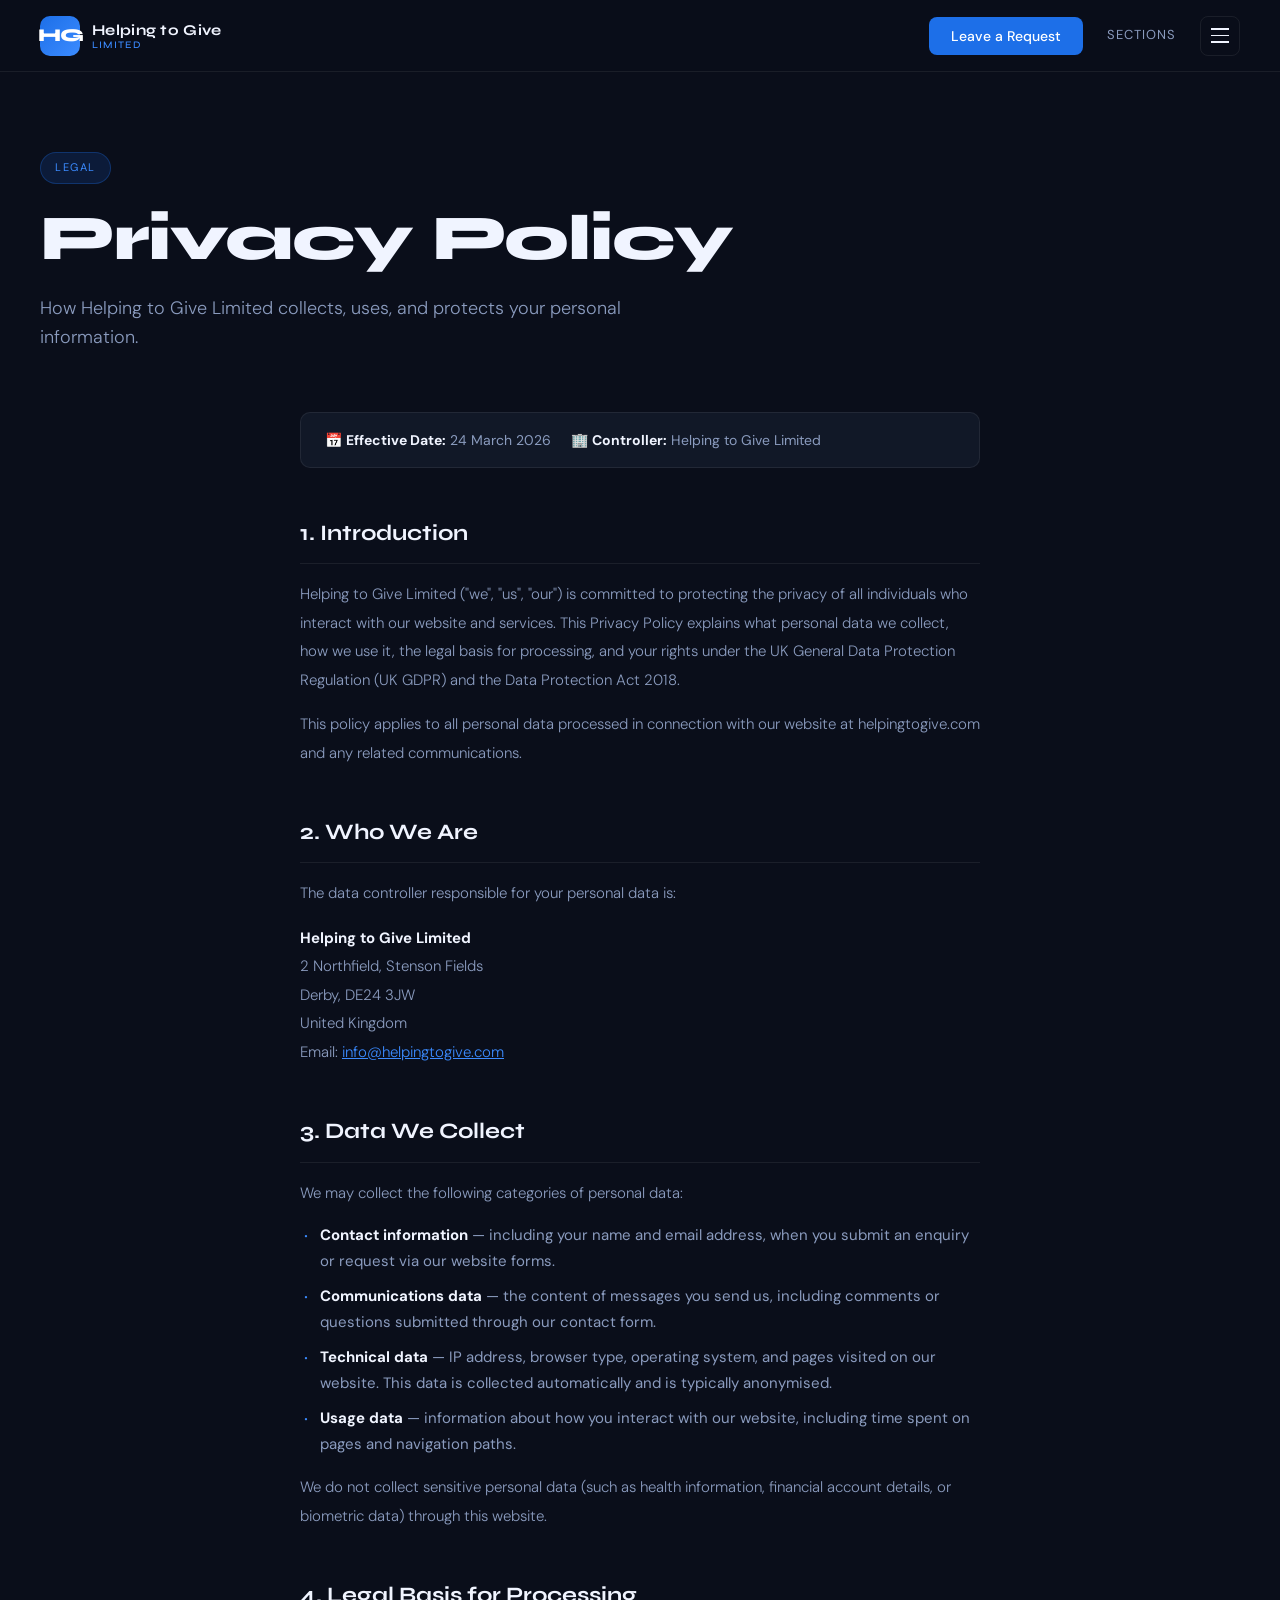
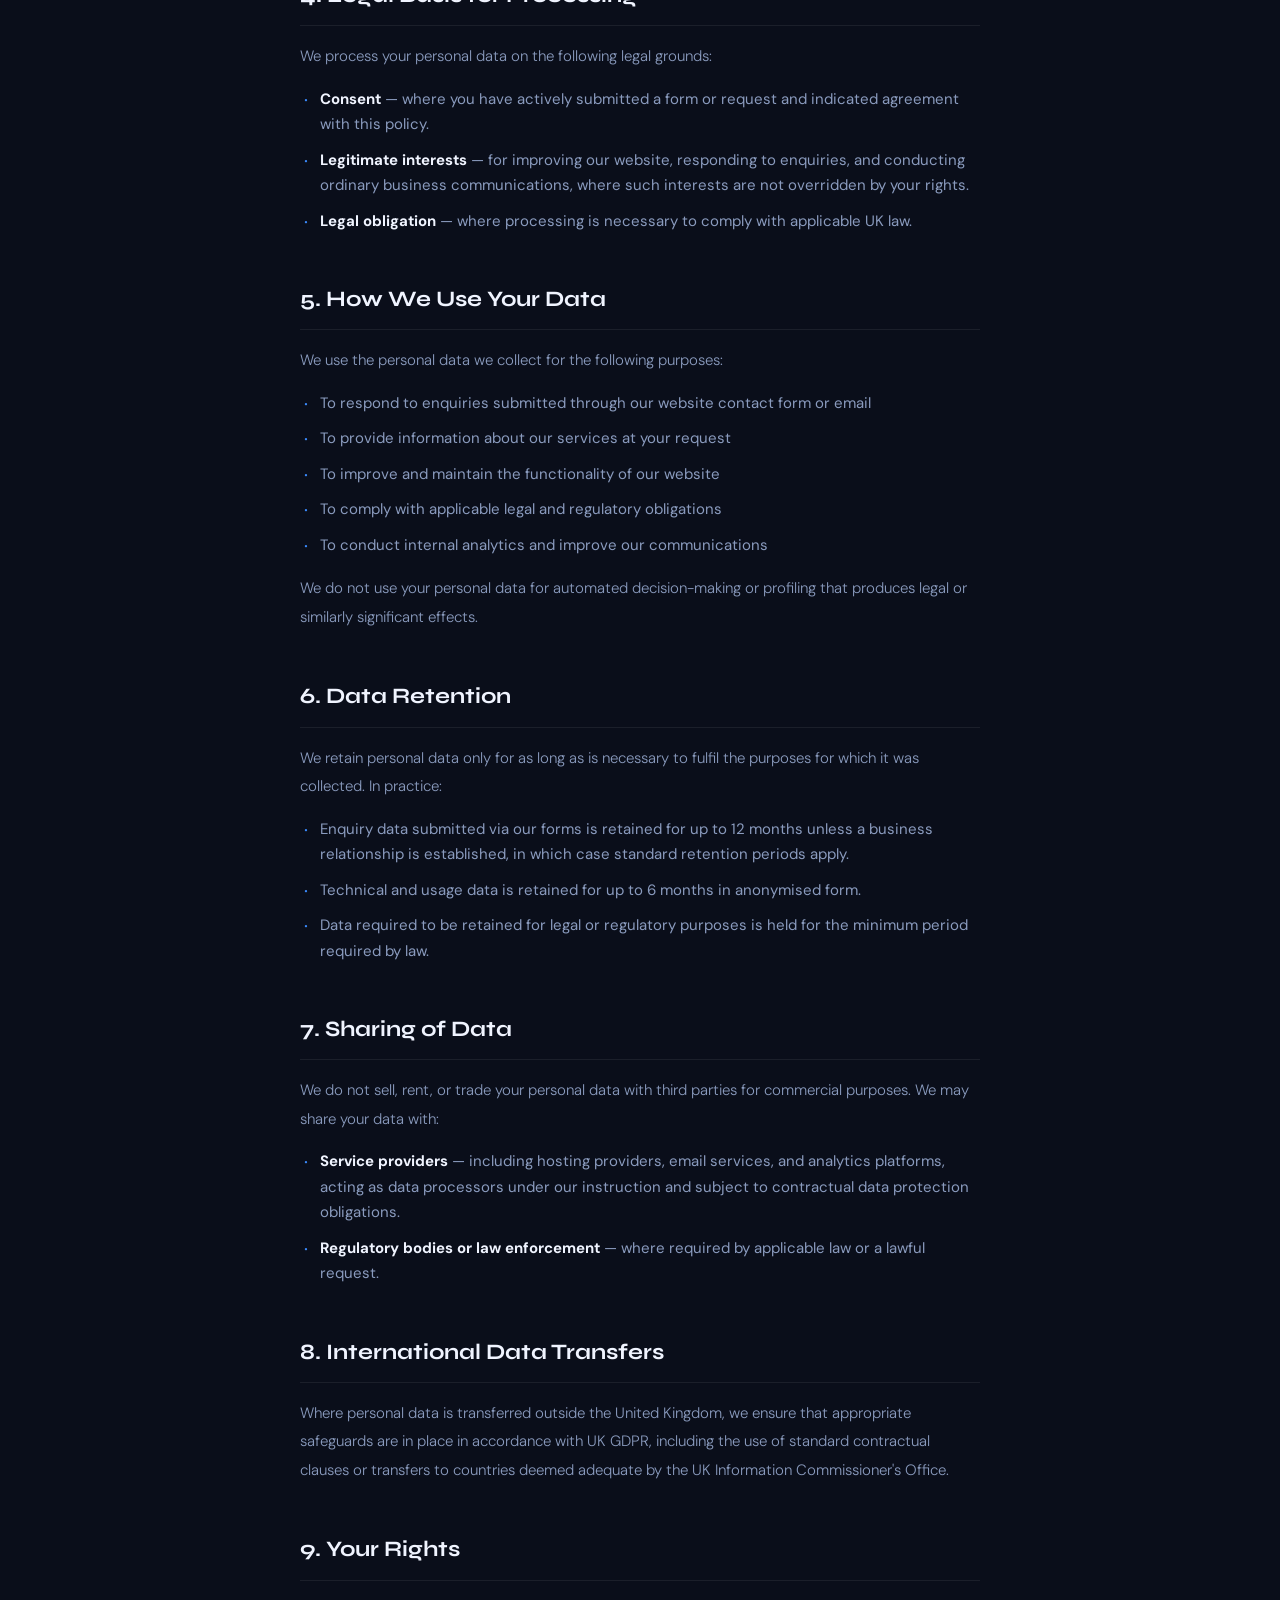
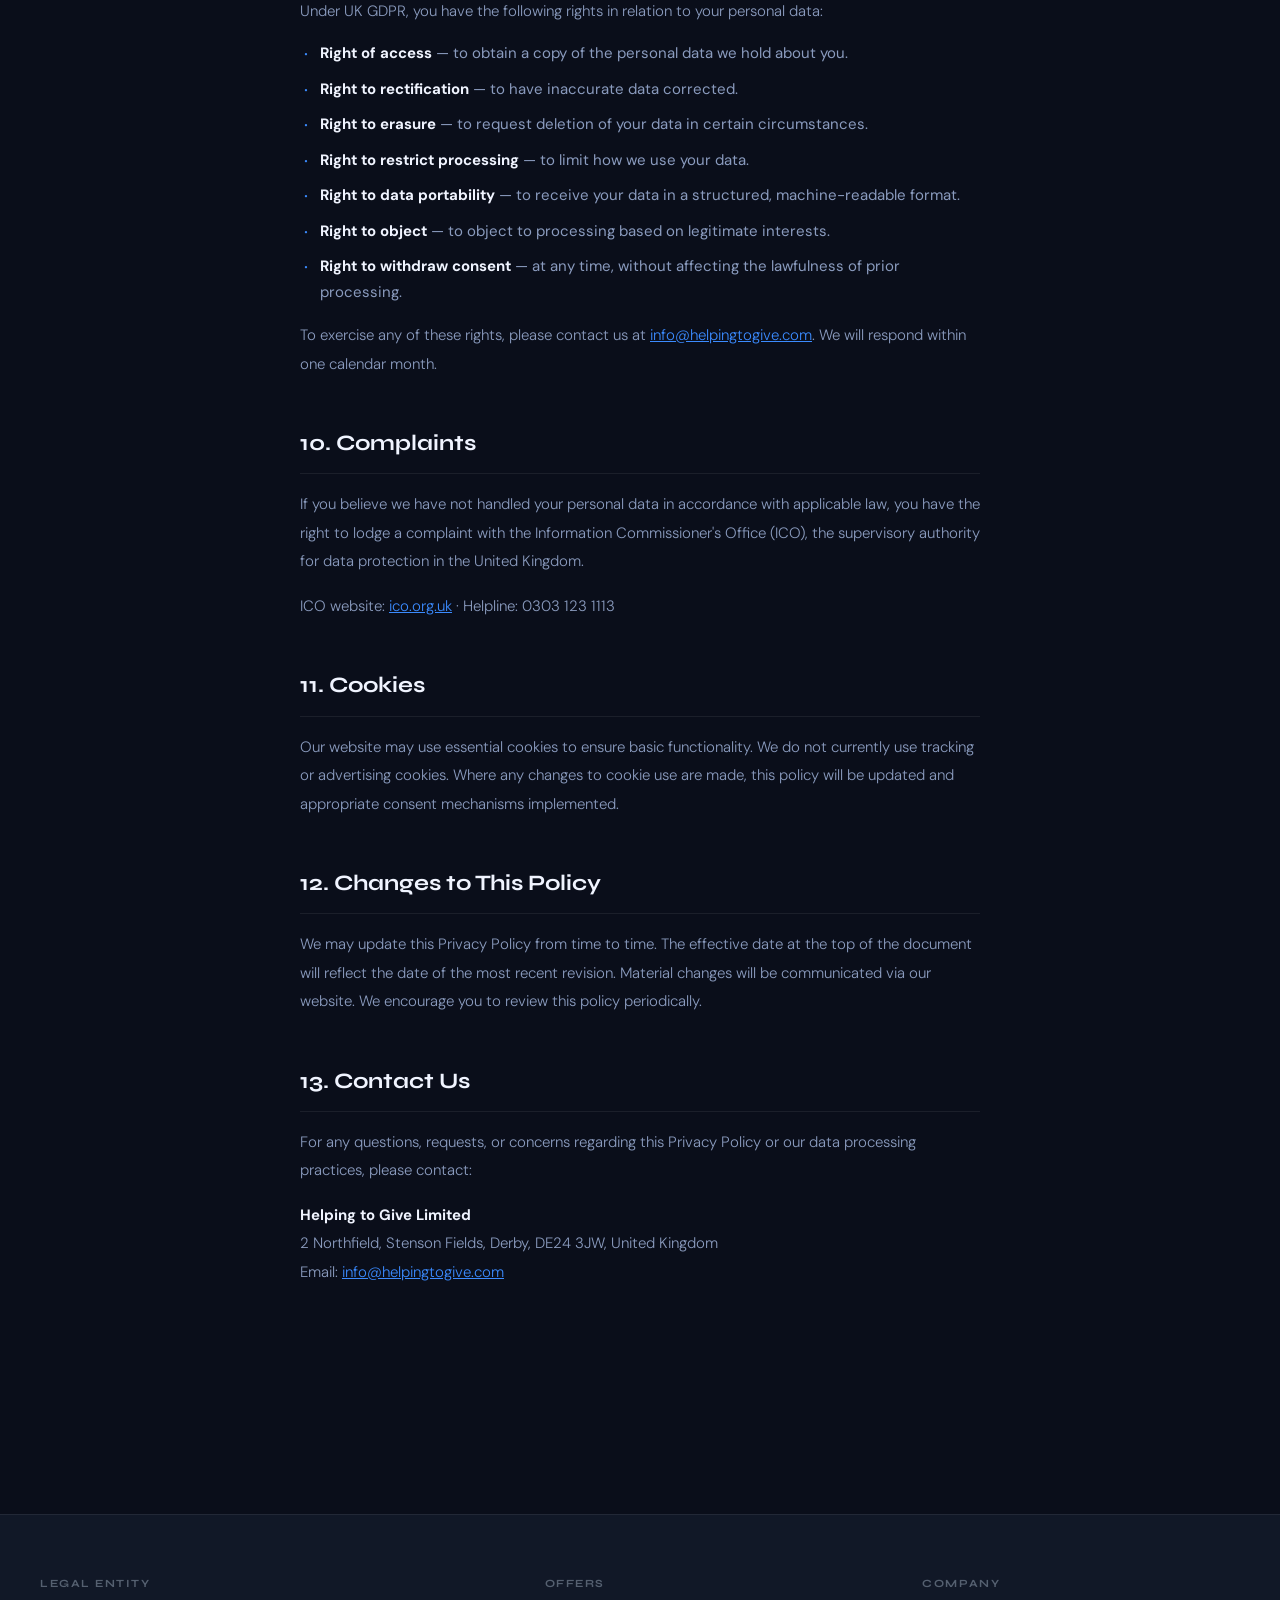
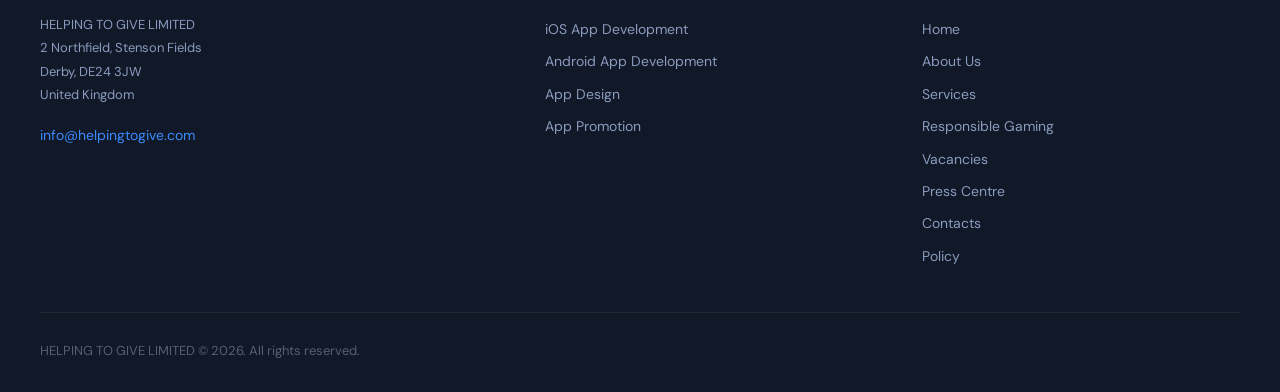
<file: policy/index.html>
<!DOCTYPE html>
<html lang="en">
<head>
  <meta charset="UTF-8" />
  <meta name="viewport" content="width=device-width, initial-scale=1.0" />
  <title>Privacy Policy — Helping to Give</title>
  <link rel="stylesheet" href="../style.css" />
  <style>
    .policy-body {
      max-width: 760px;
      margin: 0 auto;
      padding: 0 40px 80px;
    }
    .policy-meta {
      display:flex;
      align-items:center;
      gap:20px;
      padding:16px 24px;
      background:var(--navy-mid);
      border:1px solid var(--border);
      border-radius:10px;
      margin-bottom:48px;
      font-size:14px;
      color:var(--text-secondary);
    }
    .policy-meta strong { color:var(--text-primary); }
    .policy-section { margin-bottom:48px; }
    .policy-section h2 {
      font-family:'Syne',sans-serif;
      font-size:22px;
      font-weight:700;
      margin-bottom:16px;
      color:var(--text-primary);
      padding-bottom:12px;
      border-bottom:1px solid var(--border);
    }
    .policy-section p {
      font-size:15px;
      color:var(--text-secondary);
      line-height:1.9;
      font-weight:300;
      margin-bottom:16px;
    }
    .policy-section ul {
      list-style:none;
      display:flex;
      flex-direction:column;
      gap:10px;
      margin-bottom:16px;
    }
    .policy-section ul li {
      font-size:15px;
      color:var(--text-secondary);
      padding-left:20px;
      position:relative;
      line-height:1.7;
    }
    .policy-section ul li::before { content:'·';position:absolute;left:4px;color:var(--accent-bright);font-size:20px;line-height:1.3; }
    .policy-section a { color:var(--accent-bright); }
    @media(max-width:768px) { .policy-body { padding: 0 20px 60px; } }
  </style>
</head>
<body>

<header>
  <div class="header-inner">
    <a href="../" class="logo"><div class="logo-icon">HG</div><div class="logo-text">Helping to Give<span>Limited</span></div></a>
    <div class="header-spacer"></div>
    <button class="header-cta" id="ctaBtn">Leave a Request</button>
    <span class="header-sections-label">Sections</span>
    <button class="burger" id="burger"><span></span><span></span><span></span></button>
  </div>
</header>

<div class="nav-overlay" id="navOverlay"></div>
<nav class="nav-drawer" id="navDrawer">
  <div class="nav-drawer-header">
    <div style="font-family:'Syne',sans-serif;font-weight:700;font-size:15px;color:var(--text-primary)">Navigation</div>
    <button class="nav-close" id="navClose">✕</button>
  </div>
  <div class="nav-links">
    <a href="../"><span class="dot"></span>Home</a>
    <a href="../about/"><span class="dot"></span>About Us</a>
    <a href="../services/"><span class="dot"></span>Services</a>
    <a href="../responsible-gaming/"><span class="dot"></span>Responsible Gaming</a>
    <a href="../vacancies/"><span class="dot"></span>Vacancies</a>
    <a href="../press/"><span class="dot"></span>Press Centre</a>
    <a href="../contacts/"><span class="dot"></span>Contacts</a>
    <a href="../policy/"><span class="dot"></span>Policy</a>
  </div>
</nav>

<div class="modal-overlay" id="modalOverlay">
  <div class="modal">
    <h2>Leave a Request</h2>
    <form id="ctaForm">
      <div class="form-group"><label>Name</label><input type="text" placeholder="Your name" required /></div>
      <div class="form-group"><label>Email</label><input type="email" placeholder="your@email.com" required /></div>
      <div class="form-group"><label>Comment</label><textarea placeholder="Tell us about your project..."></textarea></div>
      <button type="submit" class="modal-submit">Send</button>
      <p class="modal-policy">By submitting, you agree to the processing of personal data in accordance with our <a href="#">Privacy Policy</a>.</p>
    </form>
  </div>
</div>

<main>
  <div class="page-hero">
    <div class="tag">Legal</div>
    <h1>Privacy Policy</h1>
    <p>How Helping to Give Limited collects, uses, and protects your personal information.</p>
  </div>

  <div class="policy-body">
    <div class="policy-meta">
      <div>📅 <strong>Effective Date:</strong> 24 March 2026</div>
      <div>🏢 <strong>Controller:</strong> Helping to Give Limited</div>
    </div>

    <div class="policy-section">
      <h2>1. Introduction</h2>
      <p>Helping to Give Limited ("we", "us", "our") is committed to protecting the privacy of all individuals who interact with our website and services. This Privacy Policy explains what personal data we collect, how we use it, the legal basis for processing, and your rights under the UK General Data Protection Regulation (UK GDPR) and the Data Protection Act 2018.</p>
      <p>This policy applies to all personal data processed in connection with our website at helpingtogive.com and any related communications.</p>
    </div>

    <div class="policy-section">
      <h2>2. Who We Are</h2>
      <p>The data controller responsible for your personal data is:</p>
      <p><strong style="color:var(--text-primary)">Helping to Give Limited</strong><br/>
      2 Northfield, Stenson Fields<br/>
      Derby, DE24 3JW<br/>
      United Kingdom<br/>
      Email: <a href="mailto:info@helpingtogive.com">info@helpingtogive.com</a></p>
    </div>

    <div class="policy-section">
      <h2>3. Data We Collect</h2>
      <p>We may collect the following categories of personal data:</p>
      <ul>
        <li><strong style="color:var(--text-primary)">Contact information</strong> — including your name and email address, when you submit an enquiry or request via our website forms.</li>
        <li><strong style="color:var(--text-primary)">Communications data</strong> — the content of messages you send us, including comments or questions submitted through our contact form.</li>
        <li><strong style="color:var(--text-primary)">Technical data</strong> — IP address, browser type, operating system, and pages visited on our website. This data is collected automatically and is typically anonymised.</li>
        <li><strong style="color:var(--text-primary)">Usage data</strong> — information about how you interact with our website, including time spent on pages and navigation paths.</li>
      </ul>
      <p>We do not collect sensitive personal data (such as health information, financial account details, or biometric data) through this website.</p>
    </div>

    <div class="policy-section">
      <h2>4. Legal Basis for Processing</h2>
      <p>We process your personal data on the following legal grounds:</p>
      <ul>
        <li><strong style="color:var(--text-primary)">Consent</strong> — where you have actively submitted a form or request and indicated agreement with this policy.</li>
        <li><strong style="color:var(--text-primary)">Legitimate interests</strong> — for improving our website, responding to enquiries, and conducting ordinary business communications, where such interests are not overridden by your rights.</li>
        <li><strong style="color:var(--text-primary)">Legal obligation</strong> — where processing is necessary to comply with applicable UK law.</li>
      </ul>
    </div>

    <div class="policy-section">
      <h2>5. How We Use Your Data</h2>
      <p>We use the personal data we collect for the following purposes:</p>
      <ul>
        <li>To respond to enquiries submitted through our website contact form or email</li>
        <li>To provide information about our services at your request</li>
        <li>To improve and maintain the functionality of our website</li>
        <li>To comply with applicable legal and regulatory obligations</li>
        <li>To conduct internal analytics and improve our communications</li>
      </ul>
      <p>We do not use your personal data for automated decision-making or profiling that produces legal or similarly significant effects.</p>
    </div>

    <div class="policy-section">
      <h2>6. Data Retention</h2>
      <p>We retain personal data only for as long as is necessary to fulfil the purposes for which it was collected. In practice:</p>
      <ul>
        <li>Enquiry data submitted via our forms is retained for up to 12 months unless a business relationship is established, in which case standard retention periods apply.</li>
        <li>Technical and usage data is retained for up to 6 months in anonymised form.</li>
        <li>Data required to be retained for legal or regulatory purposes is held for the minimum period required by law.</li>
      </ul>
    </div>

    <div class="policy-section">
      <h2>7. Sharing of Data</h2>
      <p>We do not sell, rent, or trade your personal data with third parties for commercial purposes. We may share your data with:</p>
      <ul>
        <li><strong style="color:var(--text-primary)">Service providers</strong> — including hosting providers, email services, and analytics platforms, acting as data processors under our instruction and subject to contractual data protection obligations.</li>
        <li><strong style="color:var(--text-primary)">Regulatory bodies or law enforcement</strong> — where required by applicable law or a lawful request.</li>
      </ul>
    </div>

    <div class="policy-section">
      <h2>8. International Data Transfers</h2>
      <p>Where personal data is transferred outside the United Kingdom, we ensure that appropriate safeguards are in place in accordance with UK GDPR, including the use of standard contractual clauses or transfers to countries deemed adequate by the UK Information Commissioner's Office.</p>
    </div>

    <div class="policy-section">
      <h2>9. Your Rights</h2>
      <p>Under UK GDPR, you have the following rights in relation to your personal data:</p>
      <ul>
        <li><strong style="color:var(--text-primary)">Right of access</strong> — to obtain a copy of the personal data we hold about you.</li>
        <li><strong style="color:var(--text-primary)">Right to rectification</strong> — to have inaccurate data corrected.</li>
        <li><strong style="color:var(--text-primary)">Right to erasure</strong> — to request deletion of your data in certain circumstances.</li>
        <li><strong style="color:var(--text-primary)">Right to restrict processing</strong> — to limit how we use your data.</li>
        <li><strong style="color:var(--text-primary)">Right to data portability</strong> — to receive your data in a structured, machine-readable format.</li>
        <li><strong style="color:var(--text-primary)">Right to object</strong> — to object to processing based on legitimate interests.</li>
        <li><strong style="color:var(--text-primary)">Right to withdraw consent</strong> — at any time, without affecting the lawfulness of prior processing.</li>
      </ul>
      <p>To exercise any of these rights, please contact us at <a href="mailto:info@helpingtogive.com">info@helpingtogive.com</a>. We will respond within one calendar month.</p>
    </div>

    <div class="policy-section">
      <h2>10. Complaints</h2>
      <p>If you believe we have not handled your personal data in accordance with applicable law, you have the right to lodge a complaint with the Information Commissioner's Office (ICO), the supervisory authority for data protection in the United Kingdom.</p>
      <p>ICO website: <a href="https://ico.org.uk" target="_blank" rel="noopener">ico.org.uk</a> · Helpline: 0303 123 1113</p>
    </div>

    <div class="policy-section">
      <h2>11. Cookies</h2>
      <p>Our website may use essential cookies to ensure basic functionality. We do not currently use tracking or advertising cookies. Where any changes to cookie use are made, this policy will be updated and appropriate consent mechanisms implemented.</p>
    </div>

    <div class="policy-section">
      <h2>12. Changes to This Policy</h2>
      <p>We may update this Privacy Policy from time to time. The effective date at the top of the document will reflect the date of the most recent revision. Material changes will be communicated via our website. We encourage you to review this policy periodically.</p>
    </div>

    <div class="policy-section">
      <h2>13. Contact Us</h2>
      <p>For any questions, requests, or concerns regarding this Privacy Policy or our data processing practices, please contact:</p>
      <p><strong style="color:var(--text-primary)">Helping to Give Limited</strong><br/>
      2 Northfield, Stenson Fields, Derby, DE24 3JW, United Kingdom<br/>
      Email: <a href="mailto:info@helpingtogive.com">info@helpingtogive.com</a></p>
    </div>
  </div>
</main>

<footer>
  <div class="footer-inner">
    <div class="footer-grid">
      <div class="footer-col">
        <h4>Legal Entity</h4>
        <p>HELPING TO GIVE LIMITED<br/>2 Northfield, Stenson Fields<br/>Derby, DE24 3JW<br/>United Kingdom</p>
        <p style="margin-top:16px"><a href="mailto:info@helpingtogive.com" style="color:var(--accent-bright);display:inline">info@helpingtogive.com</a></p>
      </div>
      <div class="footer-col">
        <h4>Offers</h4>
        <a href="../services/#ios">iOS App Development</a>
        <a href="../services/#android">Android App Development</a>
        <a href="../services/#design">App Design</a>
        <a href="../services/#promotion">App Promotion</a>
      </div>
      <div class="footer-col">
        <h4>Company</h4>
        <a href="../">Home</a>
        <a href="../about/">About Us</a>
        <a href="../services/">Services</a>
        <a href="../responsible-gaming/">Responsible Gaming</a>
        <a href="../vacancies/">Vacancies</a>
        <a href="../press/">Press Centre</a>
        <a href="../contacts/">Contacts</a>
        <a href="../policy/">Policy</a>
      </div>
    </div>
    <div class="footer-bottom">
      <p>HELPING TO GIVE LIMITED © 2026. All rights reserved.</p>
    </div>
  </div>
</footer>

<script src="../main.js"></script>
</body>
</html>
</file>
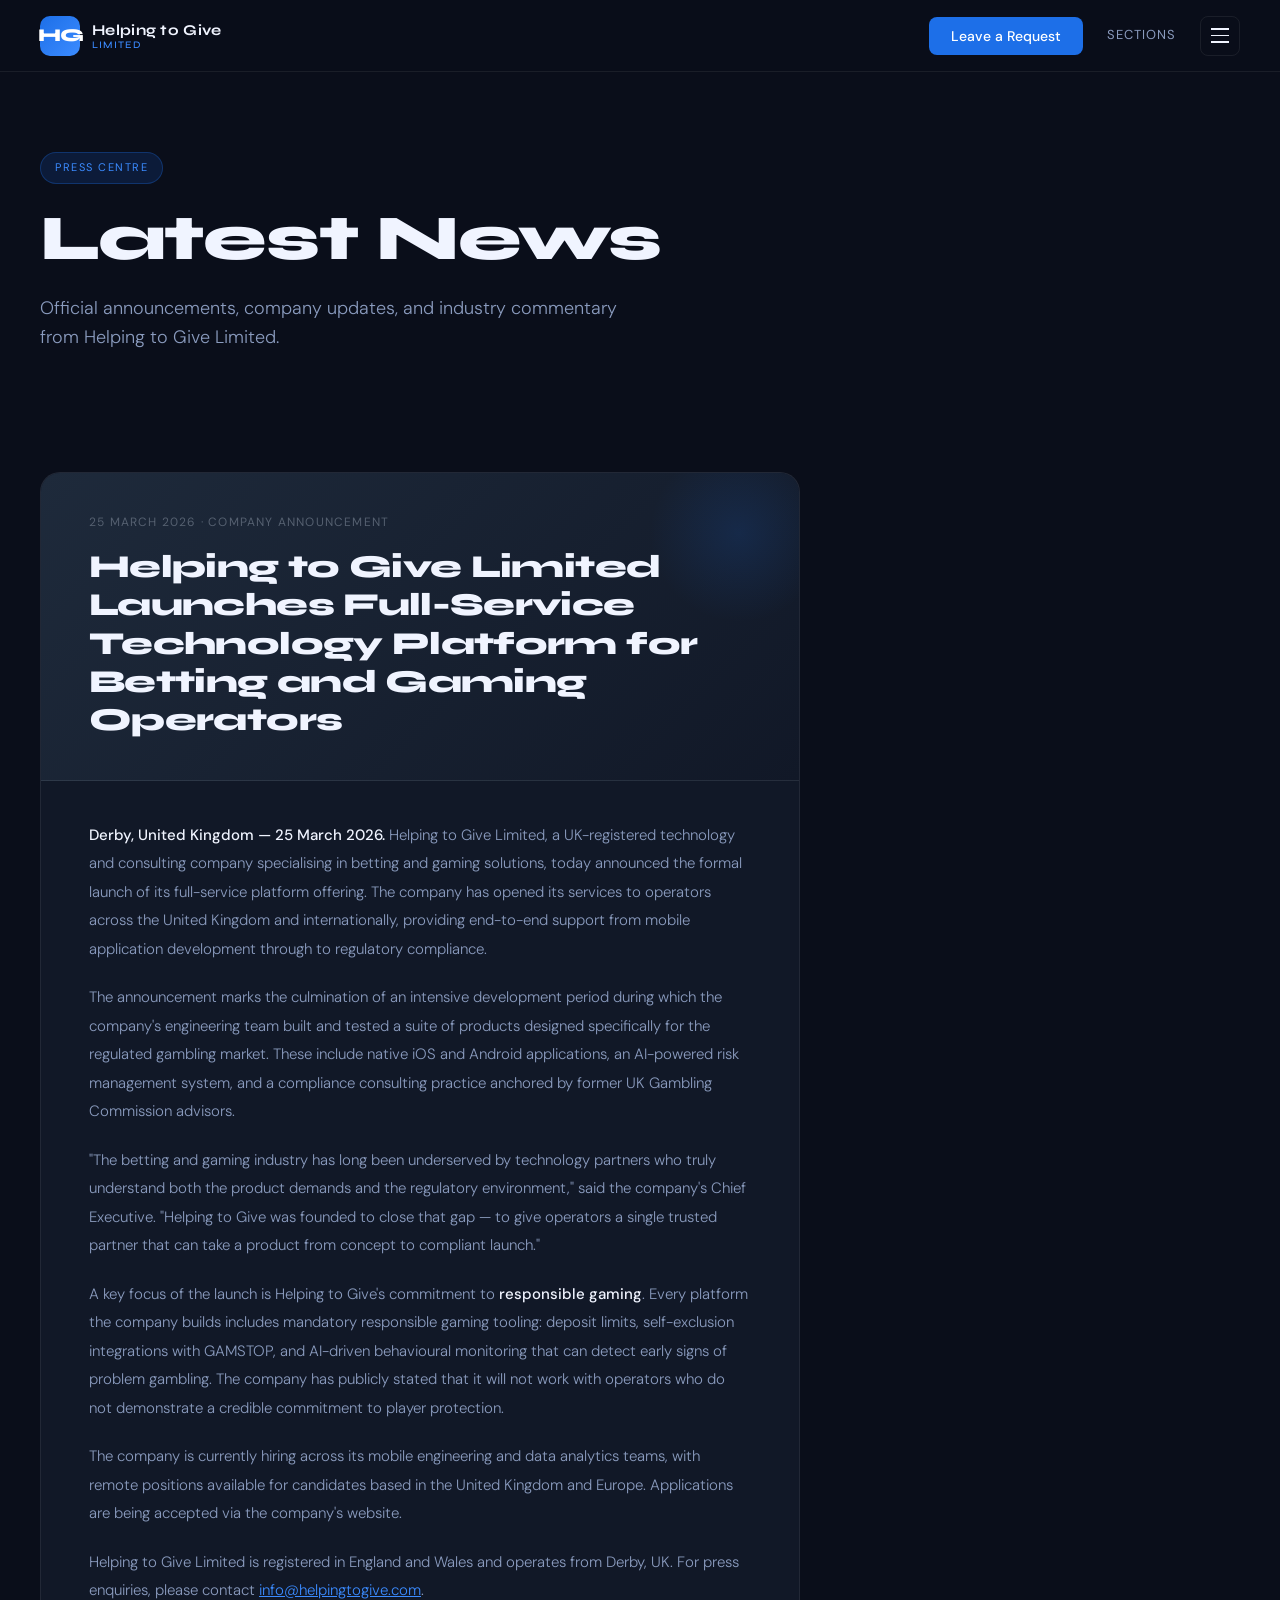
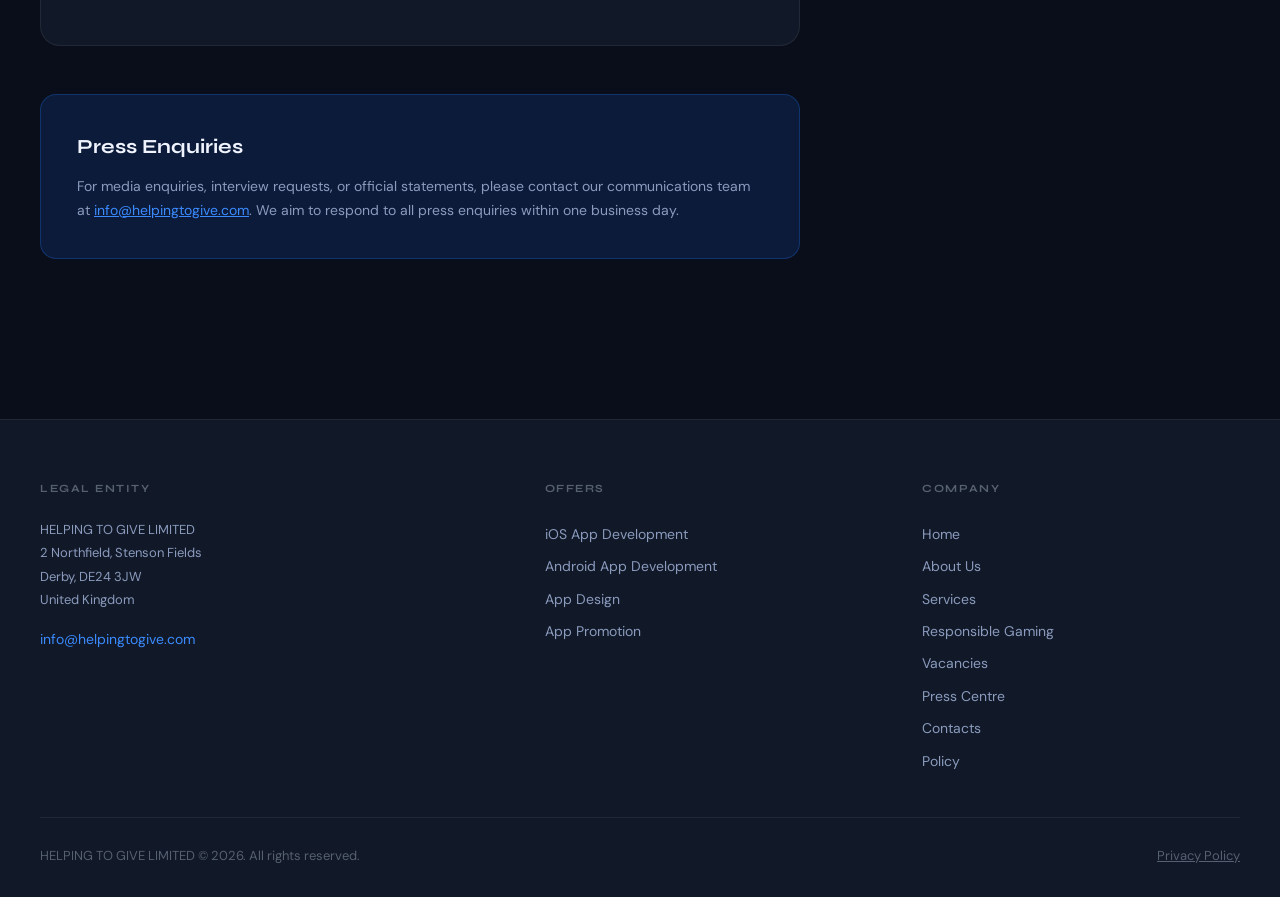
<file: press/index.html>
<!DOCTYPE html>
<html lang="en">
<head>
  <meta charset="UTF-8" />
  <meta name="viewport" content="width=device-width, initial-scale=1.0" />
  <title>Press Centre — Helping to Give</title>
  <link rel="stylesheet" href="../style.css" />
  <style>
    .news-card {
      background: var(--navy-mid);
      border: 1px solid var(--border);
      border-radius: 20px;
      overflow: hidden;
      transition: border-color 0.3s, transform 0.3s;
      max-width: 760px;
    }
    .news-card:hover { border-color: var(--border-accent); transform: translateY(-2px); }
    .news-card-top {
      background: linear-gradient(135deg, var(--navy-light), var(--navy-mid));
      padding: 40px 48px;
      border-bottom: 1px solid var(--border);
      position: relative;
      overflow: hidden;
    }
    .news-card-top::before {
      content: '';
      position: absolute;
      top: -30px; right: -30px;
      width: 180px; height: 180px;
      border-radius: 50%;
      background: radial-gradient(circle, rgba(29,111,232,0.15) 0%, transparent 70%);
    }
    .news-date {
      font-size: 12px;
      letter-spacing: 0.1em;
      text-transform: uppercase;
      color: var(--text-muted);
      margin-bottom: 16px;
    }
    .news-card-top h2 {
      font-family: 'Syne', sans-serif;
      font-size: clamp(22px, 3vw, 32px);
      font-weight: 800;
      line-height: 1.2;
      letter-spacing: -0.02em;
      color: var(--text-primary);
      position: relative;
    }
    .news-card-body { padding: 40px 48px; }
    .news-card-body p {
      font-size: 15px;
      color: var(--text-secondary);
      line-height: 1.9;
      font-weight: 300;
      margin-bottom: 20px;
    }
    .news-card-body p:last-child { margin-bottom: 0; }
    .news-card-body strong { color: var(--text-primary); font-weight: 500; }
    .press-contact {
      background: var(--accent-glow);
      border: 1px solid var(--border-accent);
      border-radius: 16px;
      padding: 36px;
      margin-top: 48px;
      max-width: 760px;
    }
    .press-contact h3 { font-family:'Syne',sans-serif;font-size:20px;font-weight:700;margin-bottom:12px; }
    .press-contact p { font-size:14px;color:var(--text-secondary);line-height:1.7; }
    @media(max-width:768px) {
      .news-card-top, .news-card-body { padding: 28px 24px; }
    }
  </style>
</head>
<body>

<header>
  <div class="header-inner">
    <a href="../" class="logo"><div class="logo-icon">HG</div><div class="logo-text">Helping to Give<span>Limited</span></div></a>
    <div class="header-spacer"></div>
    <button class="header-cta" id="ctaBtn">Leave a Request</button>
    <span class="header-sections-label">Sections</span>
    <button class="burger" id="burger"><span></span><span></span><span></span></button>
  </div>
</header>

<div class="nav-overlay" id="navOverlay"></div>
<nav class="nav-drawer" id="navDrawer">
  <div class="nav-drawer-header">
    <div style="font-family:'Syne',sans-serif;font-weight:700;font-size:15px;color:var(--text-primary)">Navigation</div>
    <button class="nav-close" id="navClose">✕</button>
  </div>
  <div class="nav-links">
    <a href="../"><span class="dot"></span>Home</a>
    <a href="../about/"><span class="dot"></span>About Us</a>
    <a href="../services/"><span class="dot"></span>Services</a>
    <a href="../responsible-gaming/"><span class="dot"></span>Responsible Gaming</a>
    <a href="../vacancies/"><span class="dot"></span>Vacancies</a>
    <a href="../press/"><span class="dot"></span>Press Centre</a>
    <a href="../contacts/"><span class="dot"></span>Contacts</a>
    <a href="../policy/"><span class="dot"></span>Policy</a>
  </div>
</nav>

<div class="modal-overlay" id="modalOverlay">
  <div class="modal">
    <h2>Leave a Request</h2>
    <form id="ctaForm">
      <div class="form-group"><label>Name</label><input type="text" placeholder="Your name" required /></div>
      <div class="form-group"><label>Email</label><input type="email" placeholder="your@email.com" required /></div>
      <div class="form-group"><label>Comment</label><textarea placeholder="Tell us about your project..."></textarea></div>
      <button type="submit" class="modal-submit">Send</button>
      <p class="modal-policy">By submitting, you agree to the processing of personal data in accordance with our <a href="../policy/">Privacy Policy</a>.</p>
    </form>
  </div>
</div>

<main>
  <div class="page-hero">
    <div class="tag">Press Centre</div>
    <h1>Latest News</h1>
    <p>Official announcements, company updates, and industry commentary from Helping to Give Limited.</p>
  </div>

  <section class="section">

    <div class="news-card">
      <div class="news-card-top">
        <div class="news-date">25 March 2026 · Company Announcement</div>
        <h2>Helping to Give Limited Launches Full-Service Technology Platform for Betting and Gaming Operators</h2>
      </div>
      <div class="news-card-body">
        <p><strong>Derby, United Kingdom — 25 March 2026.</strong> Helping to Give Limited, a UK-registered technology and consulting company specialising in betting and gaming solutions, today announced the formal launch of its full-service platform offering. The company has opened its services to operators across the United Kingdom and internationally, providing end-to-end support from mobile application development through to regulatory compliance.</p>

        <p>The announcement marks the culmination of an intensive development period during which the company's engineering team built and tested a suite of products designed specifically for the regulated gambling market. These include native iOS and Android applications, an AI-powered risk management system, and a compliance consulting practice anchored by former UK Gambling Commission advisors.</p>

        <p>"The betting and gaming industry has long been underserved by technology partners who truly understand both the product demands and the regulatory environment," said the company's Chief Executive. "Helping to Give was founded to close that gap — to give operators a single trusted partner that can take a product from concept to compliant launch."</p>

        <p>A key focus of the launch is Helping to Give's commitment to <strong>responsible gaming</strong>. Every platform the company builds includes mandatory responsible gaming tooling: deposit limits, self-exclusion integrations with GAMSTOP, and AI-driven behavioural monitoring that can detect early signs of problem gambling. The company has publicly stated that it will not work with operators who do not demonstrate a credible commitment to player protection.</p>

        <p>The company is currently hiring across its mobile engineering and data analytics teams, with remote positions available for candidates based in the United Kingdom and Europe. Applications are being accepted via the company's website.</p>

        <p>Helping to Give Limited is registered in England and Wales and operates from Derby, UK. For press enquiries, please contact <a href="mailto:info@helpingtogive.com" style="color:var(--accent-bright)">info@helpingtogive.com</a>.</p>
      </div>
    </div>

    <div class="press-contact">
      <h3>Press Enquiries</h3>
      <p>For media enquiries, interview requests, or official statements, please contact our communications team at <a href="mailto:info@helpingtogive.com" style="color:var(--accent-bright)">info@helpingtogive.com</a>. We aim to respond to all press enquiries within one business day.</p>
    </div>

  </section>
</main>

<footer>
  <div class="footer-inner">
    <div class="footer-grid">
      <div class="footer-col">
        <h4>Legal Entity</h4>
        <p>HELPING TO GIVE LIMITED<br/>2 Northfield, Stenson Fields<br/>Derby, DE24 3JW<br/>United Kingdom</p>
        <p style="margin-top:16px"><a href="mailto:info@helpingtogive.com" style="color:var(--accent-bright);display:inline">info@helpingtogive.com</a></p>
      </div>
      <div class="footer-col">
        <h4>Offers</h4>
        <a href="../services/#ios">iOS App Development</a>
        <a href="../services/#android">Android App Development</a>
        <a href="../services/#design">App Design</a>
        <a href="../services/#promotion">App Promotion</a>
      </div>
      <div class="footer-col">
        <h4>Company</h4>
        <a href="../">Home</a>
        <a href="../about/">About Us</a>
        <a href="../services/">Services</a>
        <a href="../responsible-gaming/">Responsible Gaming</a>
        <a href="../vacancies/">Vacancies</a>
        <a href="../press/">Press Centre</a>
        <a href="../contacts/">Contacts</a>
        <a href="../policy/">Policy</a>
      </div>
    </div>
    <div class="footer-bottom">
      <p>HELPING TO GIVE LIMITED © 2026. All rights reserved.</p>
      <p><a href="../policy/" style="color:var(--text-muted)">Privacy Policy</a></p>
    </div>
  </div>
</footer>

<script src="../main.js"></script>
</body>
</html>
</file>
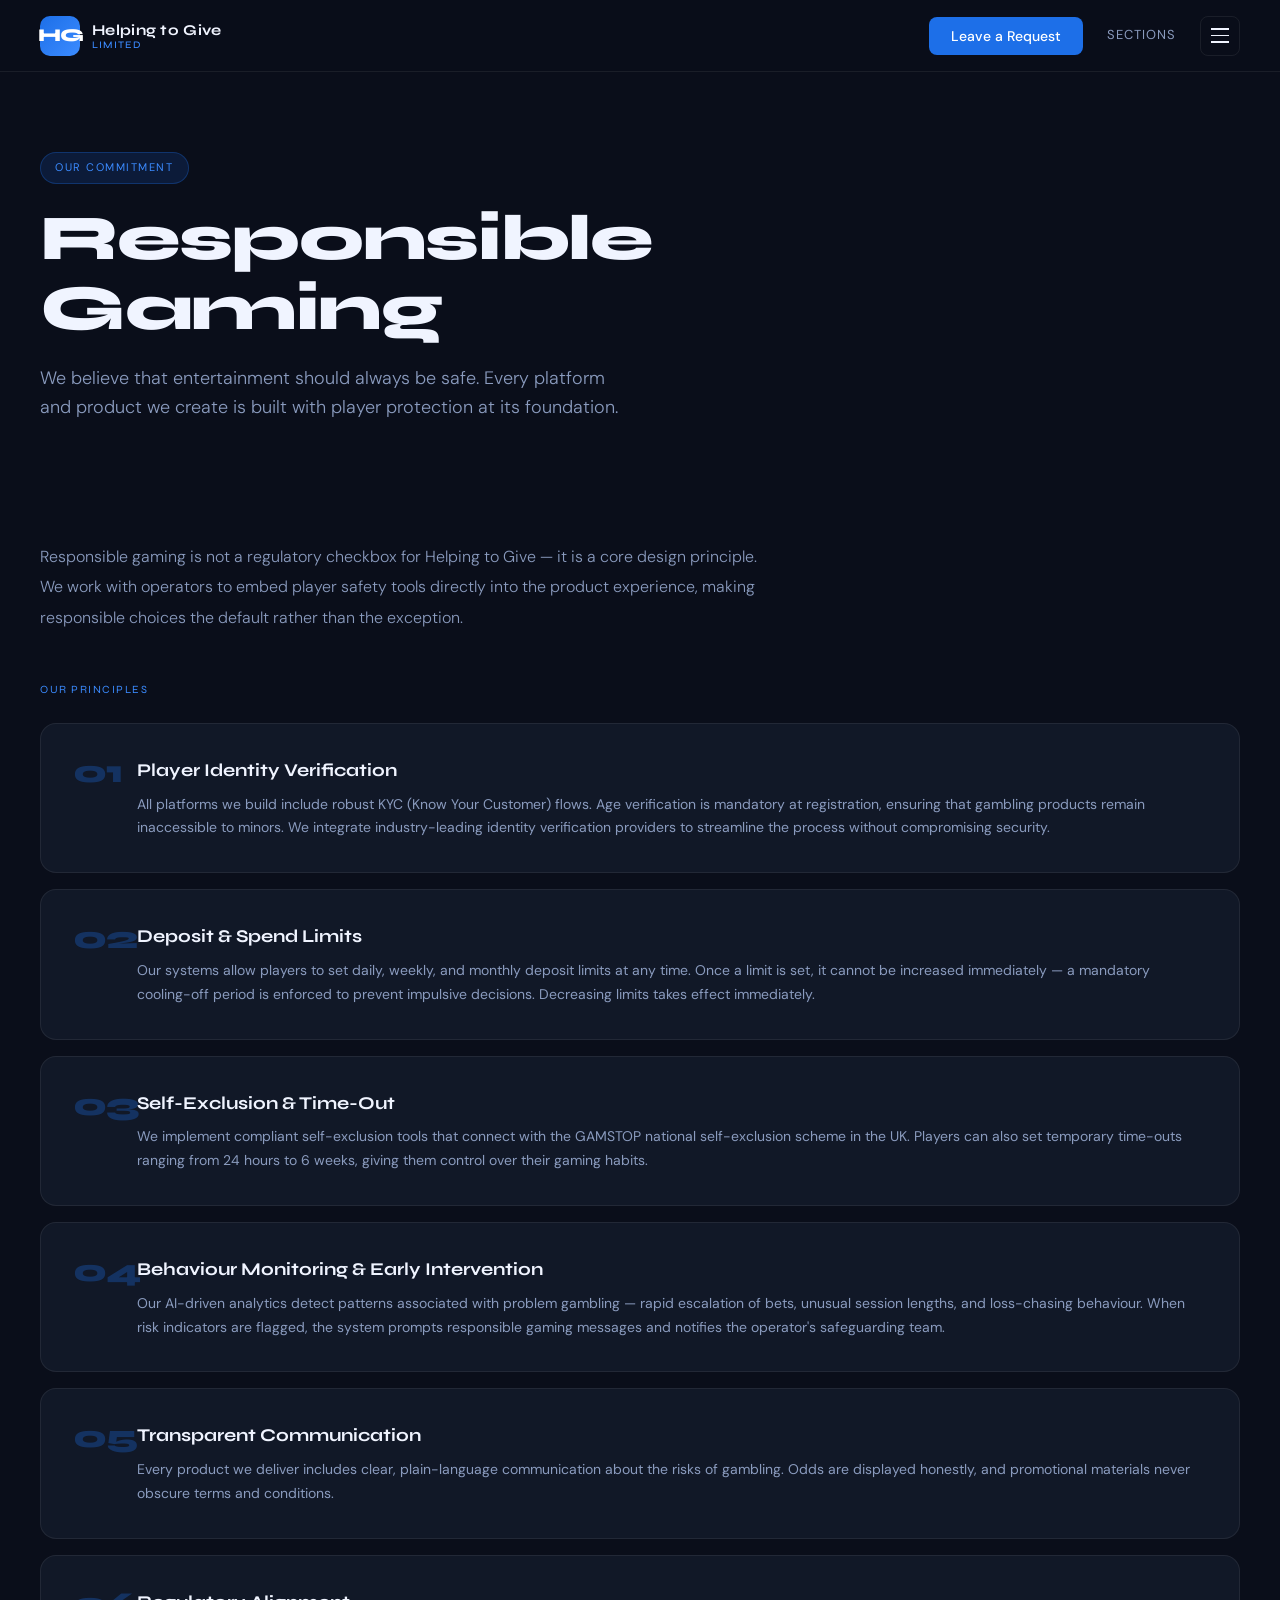
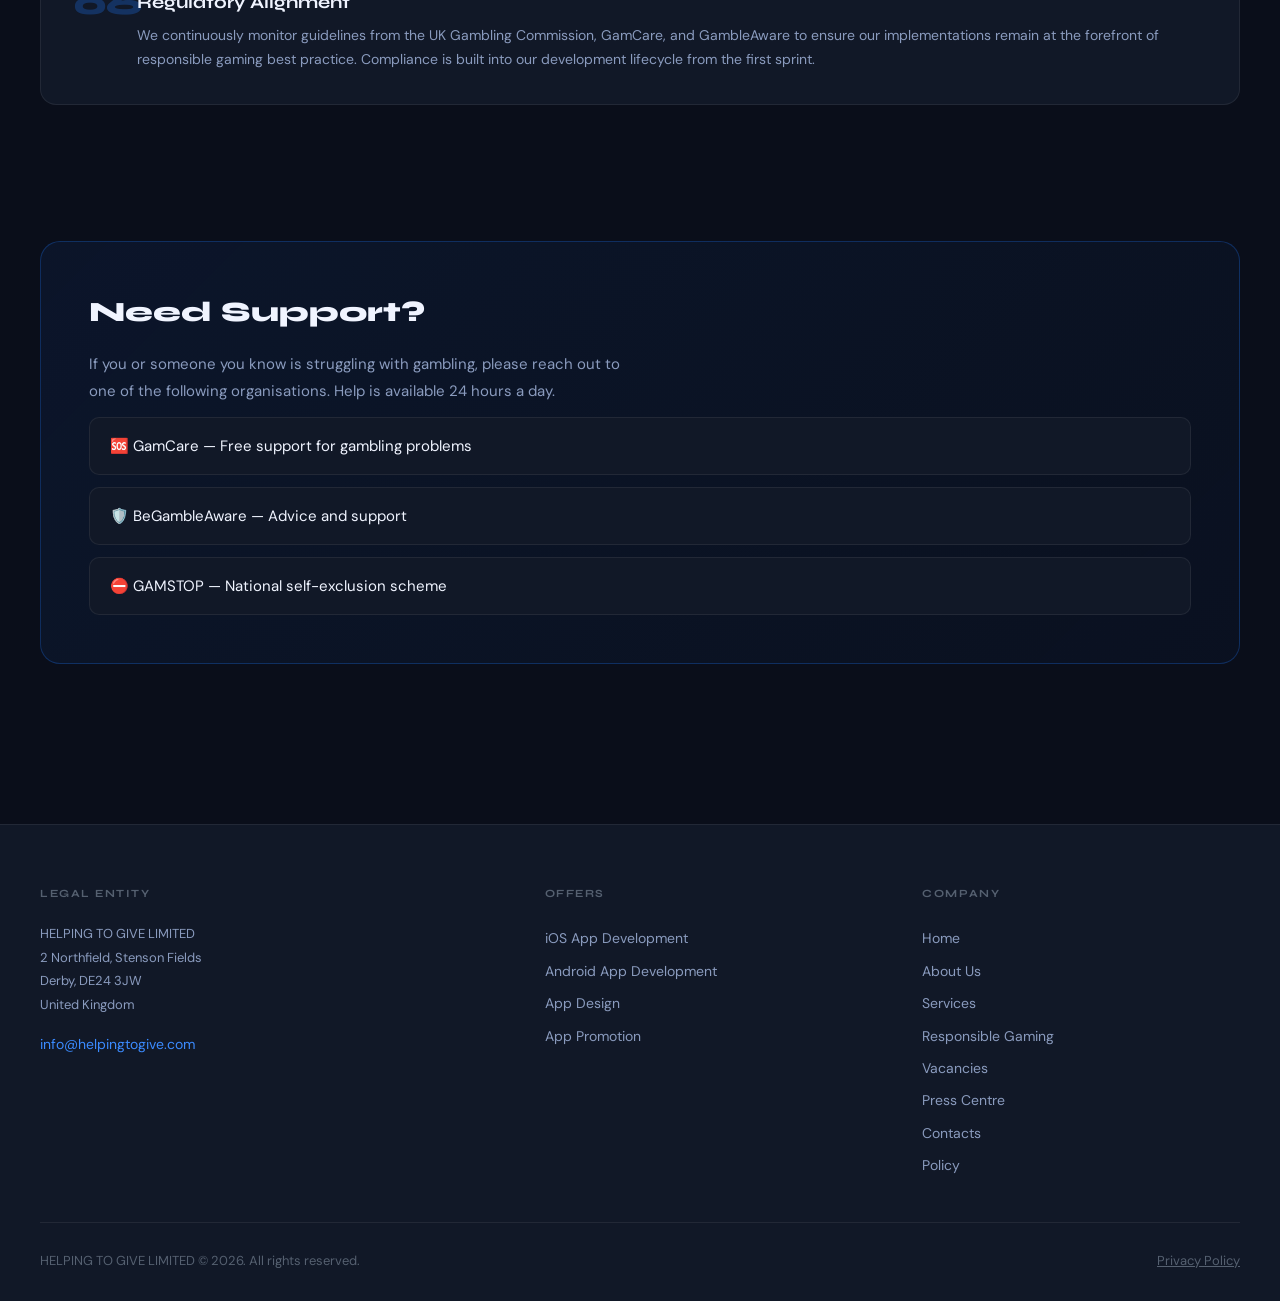
<file: responsible-gaming/index.html>
<!DOCTYPE html>
<html lang="en">
<head>
  <meta charset="UTF-8" />
  <meta name="viewport" content="width=device-width, initial-scale=1.0" />
  <title>Responsible Gaming — Helping to Give</title>
  <link rel="stylesheet" href="../style.css" />
  <style>
    .rg-principle {
      display: flex;
      gap: 24px;
      align-items: flex-start;
      padding: 32px;
      background: var(--navy-mid);
      border: 1px solid var(--border);
      border-radius: 16px;
      margin-bottom: 16px;
      transition: border-color 0.3s;
    }
    .rg-principle:hover { border-color: var(--border-accent); }
    .rg-num {
      font-family: 'Syne', sans-serif;
      font-size: 32px;
      font-weight: 800;
      color: var(--border-accent);
      line-height: 1;
      flex-shrink: 0;
      width: 40px;
      letter-spacing: -0.03em;
    }
    .rg-principle h3 { font-family:'Syne',sans-serif;font-size:18px;font-weight:700;margin-bottom:8px; }
    .rg-principle p { font-size:14px;color:var(--text-secondary);line-height:1.7; }
    .help-box {
      background: linear-gradient(135deg, rgba(29,111,232,0.08), rgba(29,111,232,0.03));
      border: 1px solid var(--border-accent);
      border-radius: 20px;
      padding: 48px;
    }
    .help-box h2 { font-family:'Syne',sans-serif;font-size:28px;font-weight:800;margin-bottom:16px; }
    .help-box p { font-size:15px;color:var(--text-secondary);line-height:1.8;max-width:560px; }
    .resource-link {
      display:flex;
      align-items:center;
      gap:12px;
      padding:16px 20px;
      background:var(--navy-mid);
      border:1px solid var(--border);
      border-radius:10px;
      text-decoration:none;
      color:var(--text-primary);
      font-size:15px;
      transition:all 0.2s;
      margin-top:12px;
    }
    .resource-link:hover { border-color:var(--accent); color:var(--accent-bright); }
  </style>
</head>
<body>

<header>
  <div class="header-inner">
    <a href="../" class="logo"><div class="logo-icon">HG</div><div class="logo-text">Helping to Give<span>Limited</span></div></a>
    <div class="header-spacer"></div>
    <button class="header-cta" id="ctaBtn">Leave a Request</button>
    <span class="header-sections-label">Sections</span>
    <button class="burger" id="burger"><span></span><span></span><span></span></button>
  </div>
</header>

<div class="nav-overlay" id="navOverlay"></div>
<nav class="nav-drawer" id="navDrawer">
  <div class="nav-drawer-header">
    <div style="font-family:'Syne',sans-serif;font-weight:700;font-size:15px;color:var(--text-primary)">Navigation</div>
    <button class="nav-close" id="navClose">✕</button>
  </div>
  <div class="nav-links">
    <a href="../"><span class="dot"></span>Home</a>
    <a href="../about/"><span class="dot"></span>About Us</a>
    <a href="../services/"><span class="dot"></span>Services</a>
    <a href="../responsible-gaming/"><span class="dot"></span>Responsible Gaming</a>
    <a href="../vacancies/"><span class="dot"></span>Vacancies</a>
    <a href="../press/"><span class="dot"></span>Press Centre</a>
    <a href="../contacts/"><span class="dot"></span>Contacts</a>
    <a href="../policy/"><span class="dot"></span>Policy</a>
  </div>
</nav>

<div class="modal-overlay" id="modalOverlay">
  <div class="modal">
    <h2>Leave a Request</h2>
    <form id="ctaForm">
      <div class="form-group"><label>Name</label><input type="text" placeholder="Your name" required /></div>
      <div class="form-group"><label>Email</label><input type="email" placeholder="your@email.com" required /></div>
      <div class="form-group"><label>Comment</label><textarea placeholder="Tell us about your project..."></textarea></div>
      <button type="submit" class="modal-submit">Send</button>
      <p class="modal-policy">By submitting, you agree to the processing of personal data in accordance with our <a href="../policy/">Privacy Policy</a>.</p>
    </form>
  </div>
</div>

<main>
  <div class="page-hero">
    <div class="tag">Our Commitment</div>
    <h1>Responsible Gaming</h1>
    <p>We believe that entertainment should always be safe. Every platform and product we create is built with player protection at its foundation.</p>
  </div>

  <section class="section">
    <p style="font-size:16px;color:var(--text-secondary);line-height:1.9;max-width:720px;font-weight:300;margin-bottom:48px">
      Responsible gaming is not a regulatory checkbox for Helping to Give — it is a core design principle. We work with operators to embed player safety tools directly into the product experience, making responsible choices the default rather than the exception.
    </p>

    <div class="section-label" style="margin-bottom:24px">Our Principles</div>

    <div class="rg-principle">
      <div class="rg-num">01</div>
      <div>
        <h3>Player Identity Verification</h3>
        <p>All platforms we build include robust KYC (Know Your Customer) flows. Age verification is mandatory at registration, ensuring that gambling products remain inaccessible to minors. We integrate industry-leading identity verification providers to streamline the process without compromising security.</p>
      </div>
    </div>

    <div class="rg-principle">
      <div class="rg-num">02</div>
      <div>
        <h3>Deposit & Spend Limits</h3>
        <p>Our systems allow players to set daily, weekly, and monthly deposit limits at any time. Once a limit is set, it cannot be increased immediately — a mandatory cooling-off period is enforced to prevent impulsive decisions. Decreasing limits takes effect immediately.</p>
      </div>
    </div>

    <div class="rg-principle">
      <div class="rg-num">03</div>
      <div>
        <h3>Self-Exclusion & Time-Out</h3>
        <p>We implement compliant self-exclusion tools that connect with the GAMSTOP national self-exclusion scheme in the UK. Players can also set temporary time-outs ranging from 24 hours to 6 weeks, giving them control over their gaming habits.</p>
      </div>
    </div>

    <div class="rg-principle">
      <div class="rg-num">04</div>
      <div>
        <h3>Behaviour Monitoring & Early Intervention</h3>
        <p>Our AI-driven analytics detect patterns associated with problem gambling — rapid escalation of bets, unusual session lengths, and loss-chasing behaviour. When risk indicators are flagged, the system prompts responsible gaming messages and notifies the operator's safeguarding team.</p>
      </div>
    </div>

    <div class="rg-principle">
      <div class="rg-num">05</div>
      <div>
        <h3>Transparent Communication</h3>
        <p>Every product we deliver includes clear, plain-language communication about the risks of gambling. Odds are displayed honestly, and promotional materials never obscure terms and conditions.</p>
      </div>
    </div>

    <div class="rg-principle">
      <div class="rg-num">06</div>
      <div>
        <h3>Regulatory Alignment</h3>
        <p>We continuously monitor guidelines from the UK Gambling Commission, GamCare, and GambleAware to ensure our implementations remain at the forefront of responsible gaming best practice. Compliance is built into our development lifecycle from the first sprint.</p>
      </div>
    </div>
  </section>

  <section class="section">
    <div class="help-box">
      <h2>Need Support?</h2>
      <p>If you or someone you know is struggling with gambling, please reach out to one of the following organisations. Help is available 24 hours a day.</p>
      <a class="resource-link" href="https://www.gamcare.org.uk" target="_blank" rel="noopener">🆘 GamCare — Free support for gambling problems</a>
      <a class="resource-link" href="https://www.begambleaware.org" target="_blank" rel="noopener">🛡️ BeGambleAware — Advice and support</a>
      <a class="resource-link" href="https://www.gamstop.co.uk" target="_blank" rel="noopener">⛔ GAMSTOP — National self-exclusion scheme</a>
    </div>
  </section>
</main>

<footer>
  <div class="footer-inner">
    <div class="footer-grid">
      <div class="footer-col">
        <h4>Legal Entity</h4>
        <p>HELPING TO GIVE LIMITED<br/>2 Northfield, Stenson Fields<br/>Derby, DE24 3JW<br/>United Kingdom</p>
        <p style="margin-top:16px"><a href="mailto:info@helpingtogive.com" style="color:var(--accent-bright);display:inline">info@helpingtogive.com</a></p>
      </div>
      <div class="footer-col">
        <h4>Offers</h4>
        <a href="../services/#ios">iOS App Development</a>
        <a href="../services/#android">Android App Development</a>
        <a href="../services/#design">App Design</a>
        <a href="../services/#promotion">App Promotion</a>
      </div>
      <div class="footer-col">
        <h4>Company</h4>
        <a href="../">Home</a>
        <a href="../about/">About Us</a>
        <a href="../services/">Services</a>
        <a href="../responsible-gaming/">Responsible Gaming</a>
        <a href="../vacancies/">Vacancies</a>
        <a href="../press/">Press Centre</a>
        <a href="../contacts/">Contacts</a>
        <a href="../policy/">Policy</a>
      </div>
    </div>
    <div class="footer-bottom">
      <p>HELPING TO GIVE LIMITED © 2026. All rights reserved.</p>
      <p><a href="../policy/" style="color:var(--text-muted)">Privacy Policy</a></p>
    </div>
  </div>
</footer>

<script src="../main.js"></script>
</body>
</html>
</file>
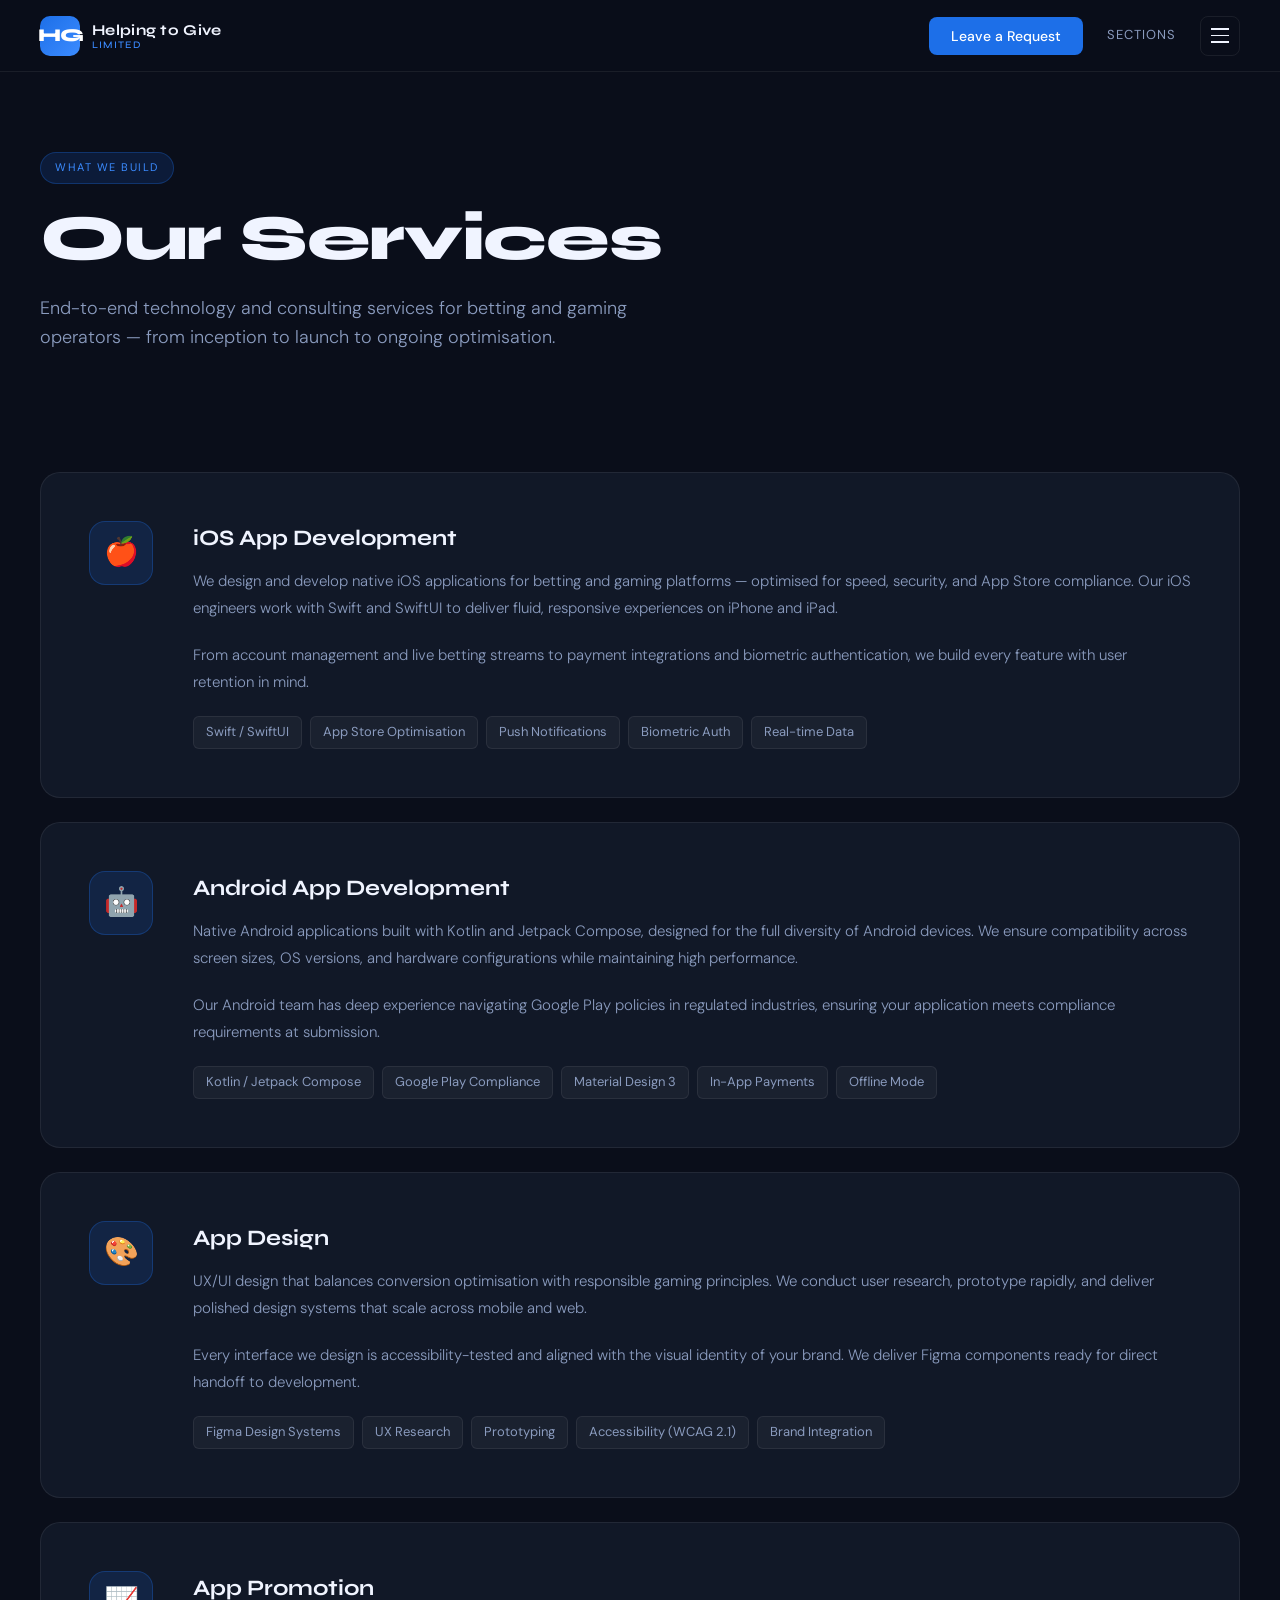
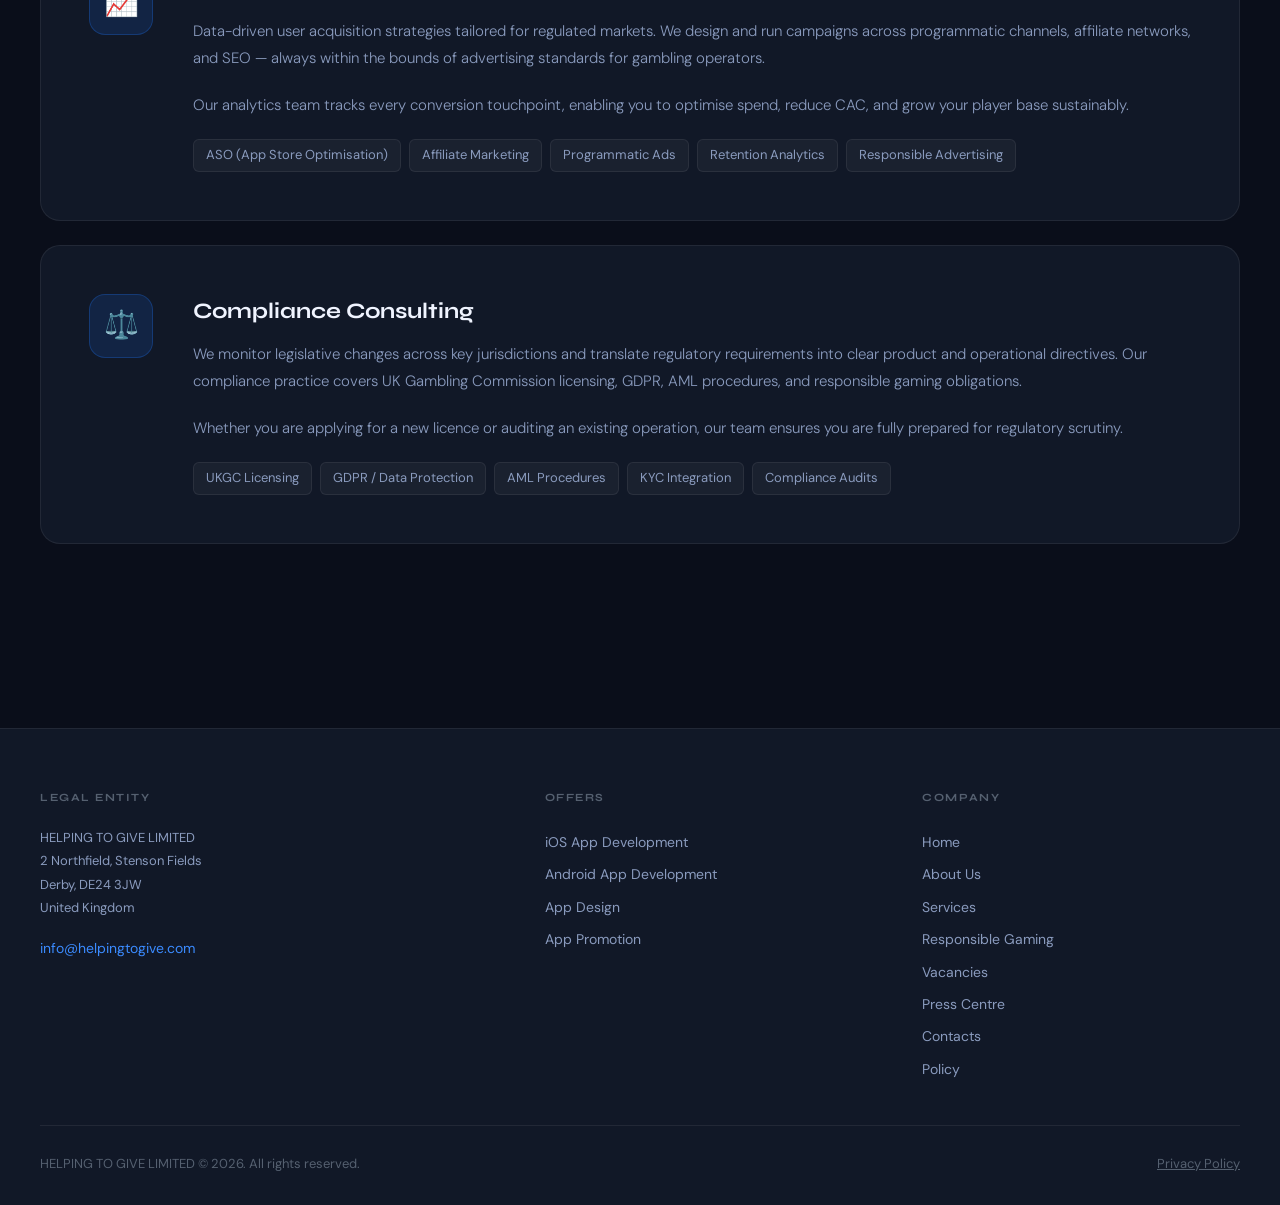
<file: services/index.html>
<!DOCTYPE html>
<html lang="en">
<head>
  <meta charset="UTF-8" />
  <meta name="viewport" content="width=device-width, initial-scale=1.0" />
  <title>Services — Helping to Give</title>
  <link rel="stylesheet" href="../style.css" />
  <style>
    .service-full {
      background: var(--navy-mid);
      border: 1px solid var(--border);
      border-radius: 20px;
      padding: 48px;
      margin-bottom: 24px;
      display: grid;
      grid-template-columns: auto 1fr;
      gap: 40px;
      align-items: start;
      transition: border-color 0.3s;
    }
    .service-full:hover { border-color: var(--border-accent); }
    .service-full-icon {
      width: 64px;height: 64px;
      border-radius: 16px;
      background: var(--accent-glow);
      border: 1px solid var(--border-accent);
      display: flex;align-items:center;justify-content:center;
      font-size: 28px;
      flex-shrink: 0;
    }
    .service-full h2 {
      font-family: 'Syne', sans-serif;
      font-size: 22px;
      font-weight: 700;
      margin-bottom: 12px;
      color: var(--text-primary);
    }
    .service-full p {
      font-size: 15px;
      color: var(--text-secondary);
      line-height: 1.8;
      font-weight: 300;
      margin-bottom: 20px;
    }
    .feature-list {
      display: flex;
      flex-wrap: wrap;
      gap: 8px;
    }
    .feature-tag {
      padding: 5px 12px;
      background: rgba(255,255,255,0.04);
      border: 1px solid var(--border);
      border-radius: 6px;
      font-size: 13px;
      color: var(--text-secondary);
    }
    @media(max-width:768px) {
      .service-full { grid-template-columns: 1fr; gap: 24px; padding: 28px; }
    }
  </style>
</head>
<body>

<header>
  <div class="header-inner">
    <a href="../" class="logo"><div class="logo-icon">HG</div><div class="logo-text">Helping to Give<span>Limited</span></div></a>
    <div class="header-spacer"></div>
    <button class="header-cta" id="ctaBtn">Leave a Request</button>
    <span class="header-sections-label">Sections</span>
    <button class="burger" id="burger"><span></span><span></span><span></span></button>
  </div>
</header>

<div class="nav-overlay" id="navOverlay"></div>
<nav class="nav-drawer" id="navDrawer">
  <div class="nav-drawer-header">
    <div style="font-family:'Syne',sans-serif;font-weight:700;font-size:15px;color:var(--text-primary)">Navigation</div>
    <button class="nav-close" id="navClose">✕</button>
  </div>
  <div class="nav-links">
    <a href="../"><span class="dot"></span>Home</a>
    <a href="../about/"><span class="dot"></span>About Us</a>
    <a href="../services/"><span class="dot"></span>Services</a>
    <a href="../responsible-gaming/"><span class="dot"></span>Responsible Gaming</a>
    <a href="../vacancies/"><span class="dot"></span>Vacancies</a>
    <a href="../press/"><span class="dot"></span>Press Centre</a>
    <a href="../contacts/"><span class="dot"></span>Contacts</a>
    <a href="../policy/"><span class="dot"></span>Policy</a>
  </div>
</nav>

<div class="modal-overlay" id="modalOverlay">
  <div class="modal">
    <h2>Leave a Request</h2>
    <form id="ctaForm">
      <div class="form-group"><label>Name</label><input type="text" placeholder="Your name" required /></div>
      <div class="form-group"><label>Email</label><input type="email" placeholder="your@email.com" required /></div>
      <div class="form-group"><label>Comment</label><textarea placeholder="Tell us about your project..."></textarea></div>
      <button type="submit" class="modal-submit">Send</button>
      <p class="modal-policy">By submitting, you agree to the processing of personal data in accordance with our <a href="../policy/">Privacy Policy</a>.</p>
    </form>
  </div>
</div>

<main>
  <div class="page-hero">
    <div class="tag">What We Build</div>
    <h1>Our Services</h1>
    <p>End-to-end technology and consulting services for betting and gaming operators — from inception to launch to ongoing optimisation.</p>
  </div>

  <section class="section">

    <div class="service-full" id="ios">
      <div class="service-full-icon">🍎</div>
      <div>
        <h2>iOS App Development</h2>
        <p>We design and develop native iOS applications for betting and gaming platforms — optimised for speed, security, and App Store compliance. Our iOS engineers work with Swift and SwiftUI to deliver fluid, responsive experiences on iPhone and iPad.</p>
        <p>From account management and live betting streams to payment integrations and biometric authentication, we build every feature with user retention in mind.</p>
        <div class="feature-list">
          <span class="feature-tag">Swift / SwiftUI</span>
          <span class="feature-tag">App Store Optimisation</span>
          <span class="feature-tag">Push Notifications</span>
          <span class="feature-tag">Biometric Auth</span>
          <span class="feature-tag">Real-time Data</span>
        </div>
      </div>
    </div>

    <div class="service-full" id="android">
      <div class="service-full-icon">🤖</div>
      <div>
        <h2>Android App Development</h2>
        <p>Native Android applications built with Kotlin and Jetpack Compose, designed for the full diversity of Android devices. We ensure compatibility across screen sizes, OS versions, and hardware configurations while maintaining high performance.</p>
        <p>Our Android team has deep experience navigating Google Play policies in regulated industries, ensuring your application meets compliance requirements at submission.</p>
        <div class="feature-list">
          <span class="feature-tag">Kotlin / Jetpack Compose</span>
          <span class="feature-tag">Google Play Compliance</span>
          <span class="feature-tag">Material Design 3</span>
          <span class="feature-tag">In-App Payments</span>
          <span class="feature-tag">Offline Mode</span>
        </div>
      </div>
    </div>

    <div class="service-full" id="design">
      <div class="service-full-icon">🎨</div>
      <div>
        <h2>App Design</h2>
        <p>UX/UI design that balances conversion optimisation with responsible gaming principles. We conduct user research, prototype rapidly, and deliver polished design systems that scale across mobile and web.</p>
        <p>Every interface we design is accessibility-tested and aligned with the visual identity of your brand. We deliver Figma components ready for direct handoff to development.</p>
        <div class="feature-list">
          <span class="feature-tag">Figma Design Systems</span>
          <span class="feature-tag">UX Research</span>
          <span class="feature-tag">Prototyping</span>
          <span class="feature-tag">Accessibility (WCAG 2.1)</span>
          <span class="feature-tag">Brand Integration</span>
        </div>
      </div>
    </div>

    <div class="service-full" id="promotion">
      <div class="service-full-icon">📈</div>
      <div>
        <h2>App Promotion</h2>
        <p>Data-driven user acquisition strategies tailored for regulated markets. We design and run campaigns across programmatic channels, affiliate networks, and SEO — always within the bounds of advertising standards for gambling operators.</p>
        <p>Our analytics team tracks every conversion touchpoint, enabling you to optimise spend, reduce CAC, and grow your player base sustainably.</p>
        <div class="feature-list">
          <span class="feature-tag">ASO (App Store Optimisation)</span>
          <span class="feature-tag">Affiliate Marketing</span>
          <span class="feature-tag">Programmatic Ads</span>
          <span class="feature-tag">Retention Analytics</span>
          <span class="feature-tag">Responsible Advertising</span>
        </div>
      </div>
    </div>

    <div class="service-full">
      <div class="service-full-icon">⚖️</div>
      <div>
        <h2>Compliance Consulting</h2>
        <p>We monitor legislative changes across key jurisdictions and translate regulatory requirements into clear product and operational directives. Our compliance practice covers UK Gambling Commission licensing, GDPR, AML procedures, and responsible gaming obligations.</p>
        <p>Whether you are applying for a new licence or auditing an existing operation, our team ensures you are fully prepared for regulatory scrutiny.</p>
        <div class="feature-list">
          <span class="feature-tag">UKGC Licensing</span>
          <span class="feature-tag">GDPR / Data Protection</span>
          <span class="feature-tag">AML Procedures</span>
          <span class="feature-tag">KYC Integration</span>
          <span class="feature-tag">Compliance Audits</span>
        </div>
      </div>
    </div>

  </section>
</main>

<footer>
  <div class="footer-inner">
    <div class="footer-grid">
      <div class="footer-col">
        <h4>Legal Entity</h4>
        <p>HELPING TO GIVE LIMITED<br/>2 Northfield, Stenson Fields<br/>Derby, DE24 3JW<br/>United Kingdom</p>
        <p style="margin-top:16px"><a href="mailto:info@helpingtogive.com" style="color:var(--accent-bright);display:inline">info@helpingtogive.com</a></p>
      </div>
      <div class="footer-col">
        <h4>Offers</h4>
        <a href="#ios">iOS App Development</a>
        <a href="#android">Android App Development</a>
        <a href="#design">App Design</a>
        <a href="#promotion">App Promotion</a>
      </div>
      <div class="footer-col">
        <h4>Company</h4>
        <a href="../">Home</a>
        <a href="../about/">About Us</a>
        <a href="../services/">Services</a>
        <a href="../responsible-gaming/">Responsible Gaming</a>
        <a href="../vacancies/">Vacancies</a>
        <a href="../press/">Press Centre</a>
        <a href="../contacts/">Contacts</a>
        <a href="../policy/">Policy</a>
      </div>
    </div>
    <div class="footer-bottom">
      <p>HELPING TO GIVE LIMITED © 2026. All rights reserved.</p>
      <p><a href="../policy/" style="color:var(--text-muted)">Privacy Policy</a></p>
    </div>
  </div>
</footer>

<script src="../main.js"></script>
</body>
</html>
</file>
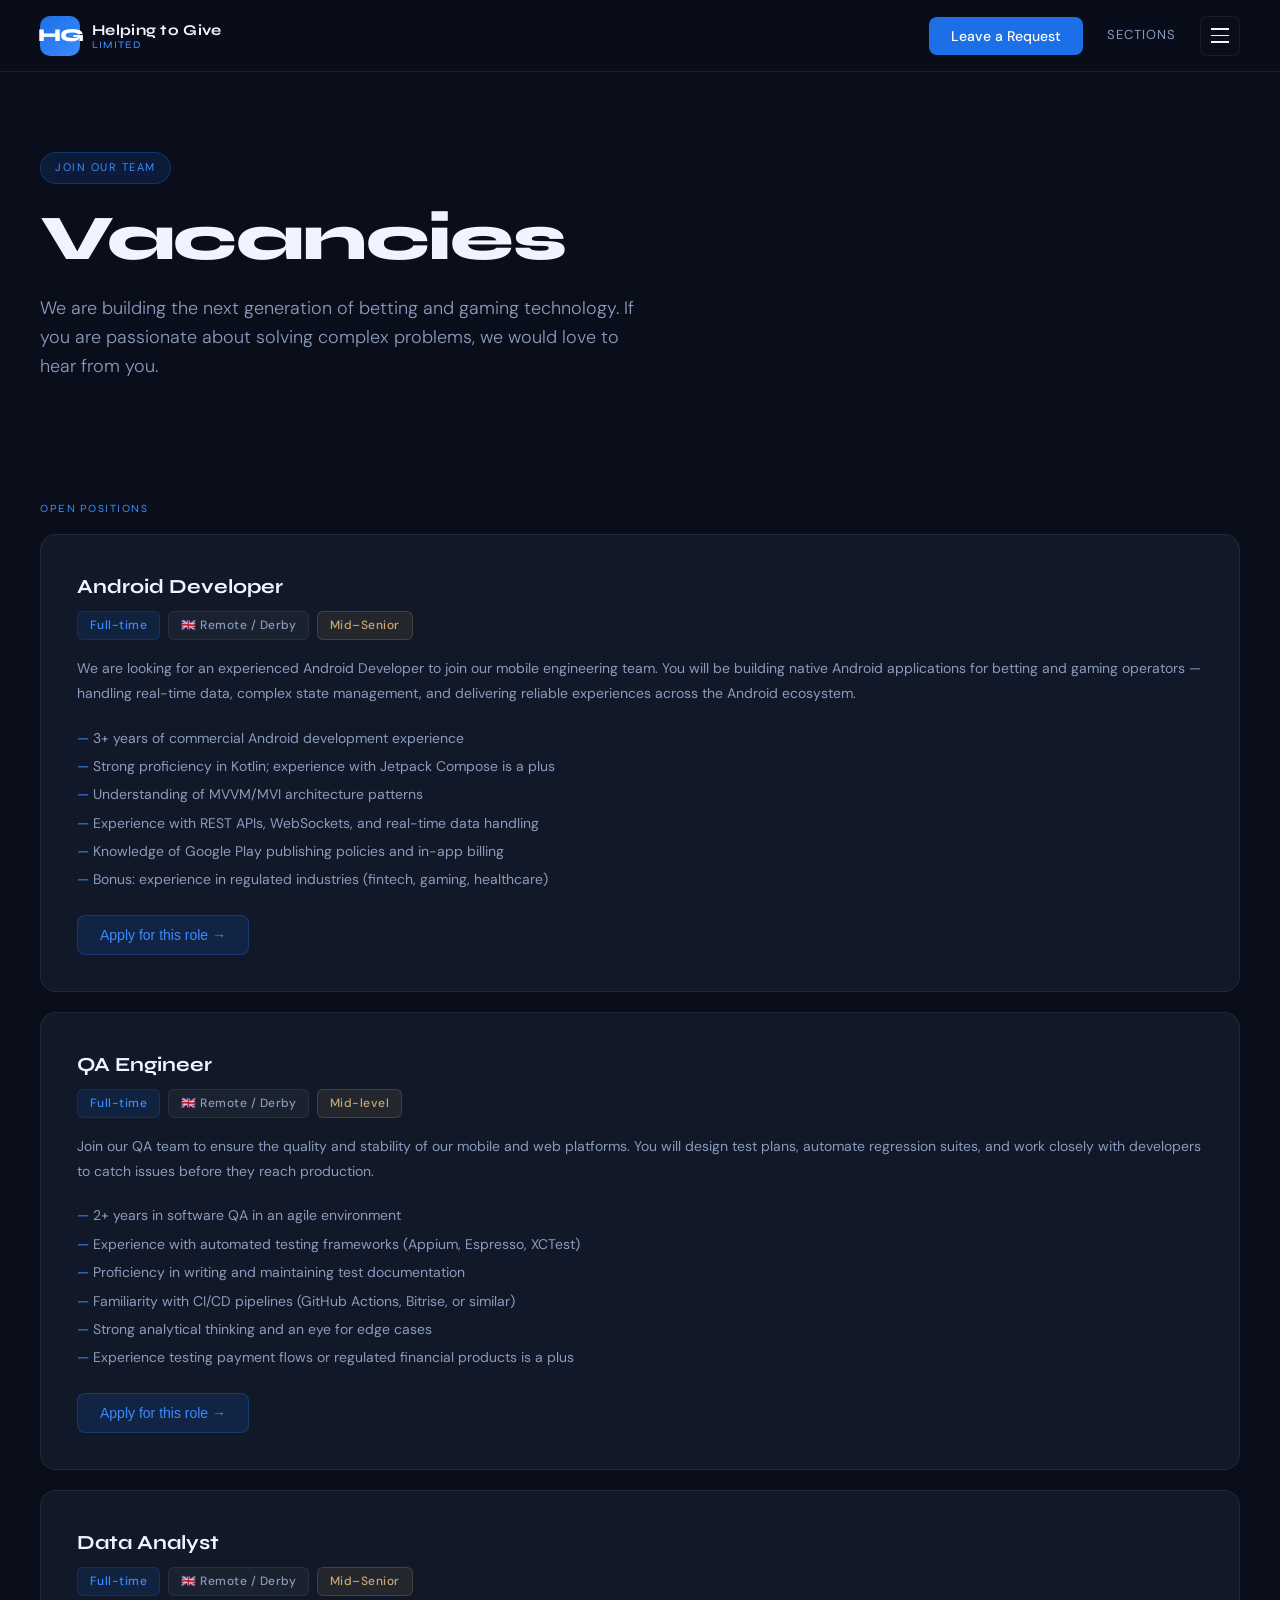
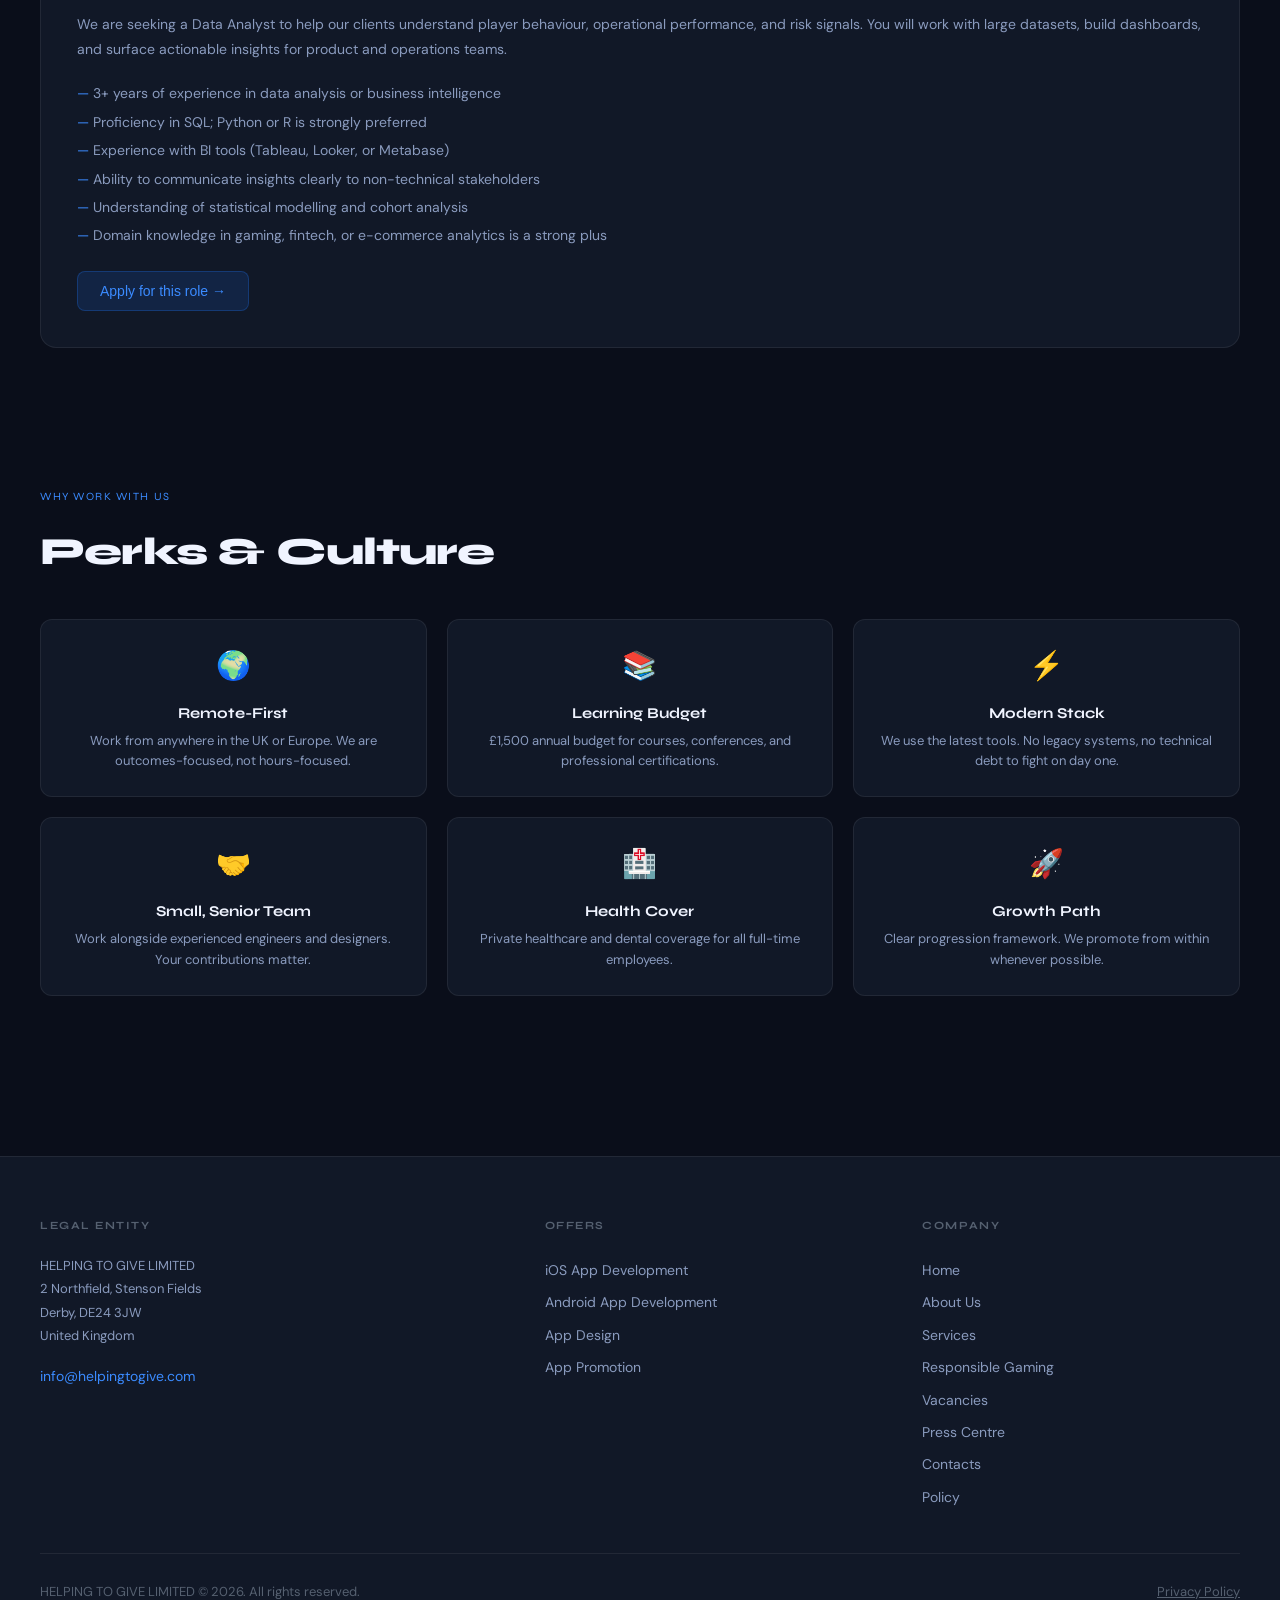
<file: vacancies/index.html>
<!DOCTYPE html>
<html lang="en">
<head>
  <meta charset="UTF-8" />
  <meta name="viewport" content="width=device-width, initial-scale=1.0" />
  <title>Vacancies — Helping to Give</title>
  <link rel="stylesheet" href="../style.css" />
  <style>
    .job-card {
      background: var(--navy-mid);
      border: 1px solid var(--border);
      border-radius: 16px;
      padding: 36px;
      margin-bottom: 20px;
      transition: border-color 0.3s;
      cursor: pointer;
    }
    .job-card:hover { border-color: var(--border-accent); }
    .job-header { display:flex;align-items:flex-start;justify-content:space-between;gap:20px;margin-bottom:16px;flex-wrap:wrap; }
    .job-title { font-family:'Syne',sans-serif;font-size:20px;font-weight:700; }
    .job-tags { display:flex;gap:8px;flex-wrap:wrap;margin-top:8px; }
    .job-tag {
      padding:4px 12px;
      border-radius:6px;
      font-size:12px;
      font-weight:500;
      letter-spacing:0.04em;
    }
    .tag-type { background:rgba(29,111,232,0.12);color:var(--accent-bright);border:1px solid rgba(29,111,232,0.2); }
    .tag-location { background:rgba(255,255,255,0.04);color:var(--text-secondary);border:1px solid var(--border); }
    .tag-level { background:rgba(200,169,110,0.1);color:var(--gold);border:1px solid rgba(200,169,110,0.2); }
    .job-desc { font-size:14px;color:var(--text-secondary);line-height:1.8;margin-bottom:20px; }
    .job-reqs { list-style:none;display:flex;flex-direction:column;gap:6px; }
    .job-reqs li { font-size:14px;color:var(--text-secondary);padding-left:16px;position:relative; }
    .job-reqs li::before { content:'—';position:absolute;left:0;color:var(--accent-bright); }
    .apply-btn {
      margin-top:24px;
      display:inline-flex;
      align-items:center;
      gap:8px;
      padding:11px 22px;
      border-radius:8px;
      border:1px solid var(--border-accent);
      color:var(--accent-bright);
      font-size:14px;
      font-weight:500;
      cursor:pointer;
      background:var(--accent-glow);
      transition:all 0.2s;
    }
    .apply-btn:hover { background:var(--accent);color:white;border-color:var(--accent); }
    .perks-grid { display:grid;grid-template-columns:repeat(3,1fr);gap:20px;margin-top:36px; }
    .perk { padding:24px;background:var(--navy-mid);border:1px solid var(--border);border-radius:12px;text-align:center; }
    .perk-icon { font-size:28px;margin-bottom:12px; }
    .perk h4 { font-family:'Syne',sans-serif;font-size:15px;font-weight:700;margin-bottom:6px; }
    .perk p { font-size:13px;color:var(--text-secondary); }
    @media(max-width:768px) { .perks-grid { grid-template-columns:1fr; } }
  </style>
</head>
<body>

<header>
  <div class="header-inner">
    <a href="../" class="logo"><div class="logo-icon">HG</div><div class="logo-text">Helping to Give<span>Limited</span></div></a>
    <div class="header-spacer"></div>
    <button class="header-cta" id="ctaBtn">Leave a Request</button>
    <span class="header-sections-label">Sections</span>
    <button class="burger" id="burger"><span></span><span></span><span></span></button>
  </div>
</header>

<div class="nav-overlay" id="navOverlay"></div>
<nav class="nav-drawer" id="navDrawer">
  <div class="nav-drawer-header">
    <div style="font-family:'Syne',sans-serif;font-weight:700;font-size:15px;color:var(--text-primary)">Navigation</div>
    <button class="nav-close" id="navClose">✕</button>
  </div>
  <div class="nav-links">
    <a href="../"><span class="dot"></span>Home</a>
    <a href="../about/"><span class="dot"></span>About Us</a>
    <a href="../services/"><span class="dot"></span>Services</a>
    <a href="../responsible-gaming/"><span class="dot"></span>Responsible Gaming</a>
    <a href="../vacancies/"><span class="dot"></span>Vacancies</a>
    <a href="../press/"><span class="dot"></span>Press Centre</a>
    <a href="../contacts/"><span class="dot"></span>Contacts</a>
    <a href="../policy/"><span class="dot"></span>Policy</a>
  </div>
</nav>

<div class="modal-overlay" id="modalOverlay">
  <div class="modal">
    <h2>Leave a Request</h2>
    <form id="ctaForm">
      <div class="form-group"><label>Name</label><input type="text" placeholder="Your name" required /></div>
      <div class="form-group"><label>Email</label><input type="email" placeholder="your@email.com" required /></div>
      <div class="form-group"><label>Comment</label><textarea placeholder="Tell us about your project..."></textarea></div>
      <button type="submit" class="modal-submit">Send</button>
      <p class="modal-policy">By submitting, you agree to the processing of personal data in accordance with our <a href="../policy/">Privacy Policy</a>.</p>
    </form>
  </div>
</div>

<main>
  <div class="page-hero">
    <div class="tag">Join Our Team</div>
    <h1>Vacancies</h1>
    <p>We are building the next generation of betting and gaming technology. If you are passionate about solving complex problems, we would love to hear from you.</p>
  </div>

  <section class="section">
    <div class="section-label">Open Positions</div>

    <div class="job-card">
      <div class="job-header">
        <div>
          <div class="job-title">Android Developer</div>
          <div class="job-tags">
            <span class="job-tag tag-type">Full-time</span>
            <span class="job-tag tag-location">🇬🇧 Remote / Derby</span>
            <span class="job-tag tag-level">Mid–Senior</span>
          </div>
        </div>
      </div>
      <p class="job-desc">We are looking for an experienced Android Developer to join our mobile engineering team. You will be building native Android applications for betting and gaming operators — handling real-time data, complex state management, and delivering reliable experiences across the Android ecosystem.</p>
      <ul class="job-reqs">
        <li>3+ years of commercial Android development experience</li>
        <li>Strong proficiency in Kotlin; experience with Jetpack Compose is a plus</li>
        <li>Understanding of MVVM/MVI architecture patterns</li>
        <li>Experience with REST APIs, WebSockets, and real-time data handling</li>
        <li>Knowledge of Google Play publishing policies and in-app billing</li>
        <li>Bonus: experience in regulated industries (fintech, gaming, healthcare)</li>
      </ul>
      <button class="apply-btn" onclick="document.getElementById('ctaBtn').click()">Apply for this role →</button>
    </div>

    <div class="job-card">
      <div class="job-header">
        <div>
          <div class="job-title">QA Engineer</div>
          <div class="job-tags">
            <span class="job-tag tag-type">Full-time</span>
            <span class="job-tag tag-location">🇬🇧 Remote / Derby</span>
            <span class="job-tag tag-level">Mid-level</span>
          </div>
        </div>
      </div>
      <p class="job-desc">Join our QA team to ensure the quality and stability of our mobile and web platforms. You will design test plans, automate regression suites, and work closely with developers to catch issues before they reach production.</p>
      <ul class="job-reqs">
        <li>2+ years in software QA in an agile environment</li>
        <li>Experience with automated testing frameworks (Appium, Espresso, XCTest)</li>
        <li>Proficiency in writing and maintaining test documentation</li>
        <li>Familiarity with CI/CD pipelines (GitHub Actions, Bitrise, or similar)</li>
        <li>Strong analytical thinking and an eye for edge cases</li>
        <li>Experience testing payment flows or regulated financial products is a plus</li>
      </ul>
      <button class="apply-btn" onclick="document.getElementById('ctaBtn').click()">Apply for this role →</button>
    </div>

    <div class="job-card">
      <div class="job-header">
        <div>
          <div class="job-title">Data Analyst</div>
          <div class="job-tags">
            <span class="job-tag tag-type">Full-time</span>
            <span class="job-tag tag-location">🇬🇧 Remote / Derby</span>
            <span class="job-tag tag-level">Mid–Senior</span>
          </div>
        </div>
      </div>
      <p class="job-desc">We are seeking a Data Analyst to help our clients understand player behaviour, operational performance, and risk signals. You will work with large datasets, build dashboards, and surface actionable insights for product and operations teams.</p>
      <ul class="job-reqs">
        <li>3+ years of experience in data analysis or business intelligence</li>
        <li>Proficiency in SQL; Python or R is strongly preferred</li>
        <li>Experience with BI tools (Tableau, Looker, or Metabase)</li>
        <li>Ability to communicate insights clearly to non-technical stakeholders</li>
        <li>Understanding of statistical modelling and cohort analysis</li>
        <li>Domain knowledge in gaming, fintech, or e-commerce analytics is a strong plus</li>
      </ul>
      <button class="apply-btn" onclick="document.getElementById('ctaBtn').click()">Apply for this role →</button>
    </div>
  </section>

  <section class="section">
    <div class="section-label">Why Work With Us</div>
    <div class="section-title">Perks & Culture</div>
    <div class="perks-grid">
      <div class="perk"><div class="perk-icon">🌍</div><h4>Remote-First</h4><p>Work from anywhere in the UK or Europe. We are outcomes-focused, not hours-focused.</p></div>
      <div class="perk"><div class="perk-icon">📚</div><h4>Learning Budget</h4><p>£1,500 annual budget for courses, conferences, and professional certifications.</p></div>
      <div class="perk"><div class="perk-icon">⚡</div><h4>Modern Stack</h4><p>We use the latest tools. No legacy systems, no technical debt to fight on day one.</p></div>
      <div class="perk"><div class="perk-icon">🤝</div><h4>Small, Senior Team</h4><p>Work alongside experienced engineers and designers. Your contributions matter.</p></div>
      <div class="perk"><div class="perk-icon">🏥</div><h4>Health Cover</h4><p>Private healthcare and dental coverage for all full-time employees.</p></div>
      <div class="perk"><div class="perk-icon">🚀</div><h4>Growth Path</h4><p>Clear progression framework. We promote from within whenever possible.</p></div>
    </div>
  </section>
</main>

<footer>
  <div class="footer-inner">
    <div class="footer-grid">
      <div class="footer-col">
        <h4>Legal Entity</h4>
        <p>HELPING TO GIVE LIMITED<br/>2 Northfield, Stenson Fields<br/>Derby, DE24 3JW<br/>United Kingdom</p>
        <p style="margin-top:16px"><a href="mailto:info@helpingtogive.com" style="color:var(--accent-bright);display:inline">info@helpingtogive.com</a></p>
      </div>
      <div class="footer-col">
        <h4>Offers</h4>
        <a href="../services/#ios">iOS App Development</a>
        <a href="../services/#android">Android App Development</a>
        <a href="../services/#design">App Design</a>
        <a href="../services/#promotion">App Promotion</a>
      </div>
      <div class="footer-col">
        <h4>Company</h4>
        <a href="../">Home</a>
        <a href="../about/">About Us</a>
        <a href="../services/">Services</a>
        <a href="../responsible-gaming/">Responsible Gaming</a>
        <a href="../vacancies/">Vacancies</a>
        <a href="../press/">Press Centre</a>
        <a href="../contacts/">Contacts</a>
        <a href="../policy/">Policy</a>
      </div>
    </div>
    <div class="footer-bottom">
      <p>HELPING TO GIVE LIMITED © 2026. All rights reserved.</p>
      <p><a href="../policy/" style="color:var(--text-muted)">Privacy Policy</a></p>
    </div>
  </div>
</footer>

<script src="../main.js"></script>
</body>
</html>
</file>
<file: style.css>
@import url('https://fonts.googleapis.com/css2?family=Syne:wght@400;500;600;700;800&family=DM+Sans:ital,opsz,wght@0,9..40,300;0,9..40,400;0,9..40,500;1,9..40,300&display=swap');

:root {
  --navy: #0A0E1A;
  --navy-mid: #111827;
  --navy-light: #1E2A3B;
  --accent: #1D6FE8;
  --accent-bright: #3B8BFF;
  --accent-glow: rgba(29, 111, 232, 0.15);
  --steel: #2E3D50;
  --text-primary: #F0F4FF;
  --text-secondary: #8A9BBE;
  --text-muted: #556070;
  --white: #FFFFFF;
  --border: rgba(255,255,255,0.07);
  --border-accent: rgba(29, 111, 232, 0.3);
  --gold: #C8A96E;
}

*, *::before, *::after { box-sizing: border-box; margin: 0; padding: 0; }

html { scroll-behavior: smooth; }

body {
  font-family: 'DM Sans', sans-serif;
  background: var(--navy);
  color: var(--text-primary);
  line-height: 1.6;
  overflow-x: hidden;
}

/* ─── HEADER ─────────────────────────────── */
header {
  position: fixed;
  top: 0; left: 0; right: 0;
  z-index: 1000;
  background: rgba(10, 14, 26, 0.92);
  backdrop-filter: blur(20px);
  -webkit-backdrop-filter: blur(20px);
  border-bottom: 1px solid var(--border);
  height: 72px;
  display: flex;
  align-items: center;
  padding: 0 40px;
}

.header-inner {
  width: 100%;
  max-width: 1280px;
  margin: 0 auto;
  display: flex;
  align-items: center;
  gap: 24px;
}

.logo {
  display: flex;
  align-items: center;
  gap: 12px;
  text-decoration: none;
  flex-shrink: 0;
}

.logo-icon {
  width: 40px;
  height: 40px;
  background: linear-gradient(135deg, var(--accent), var(--accent-bright));
  border-radius: 10px;
  display: flex;
  align-items: center;
  justify-content: center;
  font-family: 'Syne', sans-serif;
  font-weight: 800;
  font-size: 18px;
  color: white;
  letter-spacing: -1px;
  flex-shrink: 0;
}

.logo-text {
  font-family: 'Syne', sans-serif;
  font-weight: 700;
  font-size: 15px;
  color: var(--text-primary);
  line-height: 1.2;
  letter-spacing: 0.02em;
}
.logo-text span { color: var(--accent-bright); display: block; font-size: 10px; font-weight: 500; letter-spacing: 0.12em; text-transform: uppercase; }

.header-spacer { flex: 1; }

.header-cta {
  background: var(--accent);
  color: white;
  border: none;
  padding: 10px 22px;
  border-radius: 8px;
  font-family: 'DM Sans', sans-serif;
  font-size: 14px;
  font-weight: 500;
  cursor: pointer;
  transition: all 0.2s;
  white-space: nowrap;
  flex-shrink: 0;
}
.header-cta:hover { background: var(--accent-bright); transform: translateY(-1px); box-shadow: 0 4px 20px rgba(29,111,232,0.4); }

.header-sections-label {
  font-size: 13px;
  color: var(--text-secondary);
  letter-spacing: 0.08em;
  text-transform: uppercase;
  white-space: nowrap;
  flex-shrink: 0;
}

.burger {
  width: 40px;
  height: 40px;
  display: flex;
  flex-direction: column;
  align-items: center;
  justify-content: center;
  gap: 5px;
  cursor: pointer;
  border: 1px solid var(--border);
  border-radius: 8px;
  background: transparent;
  flex-shrink: 0;
  transition: border-color 0.2s;
}
.burger:hover { border-color: var(--accent); }
.burger span {
  display: block;
  width: 18px;
  height: 1.5px;
  background: var(--text-primary);
  transition: all 0.3s;
}

/* ─── NAV DRAWER ─────────────────────────── */
.nav-overlay {
  position: fixed;
  inset: 0;
  background: rgba(0,0,0,0.6);
  z-index: 1100;
  opacity: 0;
  pointer-events: none;
  transition: opacity 0.3s;
}
.nav-overlay.open { opacity: 1; pointer-events: all; }

.nav-drawer {
  position: fixed;
  top: 0; right: 0;
  width: 320px;
  height: 100vh;
  background: var(--navy-mid);
  border-left: 1px solid var(--border);
  z-index: 1200;
  transform: translateX(100%);
  transition: transform 0.35s cubic-bezier(0.4,0,0.2,1);
  display: flex;
  flex-direction: column;
  padding: 28px;
}
.nav-drawer.open { transform: translateX(0); }

.nav-drawer-header {
  display: flex;
  align-items: center;
  justify-content: space-between;
  margin-bottom: 40px;
}

.nav-close {
  width: 36px; height: 36px;
  border: 1px solid var(--border);
  border-radius: 8px;
  background: transparent;
  color: var(--text-primary);
  cursor: pointer;
  font-size: 18px;
  display: flex;
  align-items: center;
  justify-content: center;
  transition: border-color 0.2s;
}
.nav-close:hover { border-color: var(--accent); }

.nav-links { display: flex; flex-direction: column; gap: 4px; }
.nav-links a {
  text-decoration: none;
  color: var(--text-secondary);
  font-size: 15px;
  padding: 12px 16px;
  border-radius: 8px;
  transition: all 0.2s;
  font-family: 'DM Sans', sans-serif;
  display: flex;
  align-items: center;
  gap: 10px;
}
.nav-links a:hover { color: var(--text-primary); background: var(--accent-glow); }
.nav-links a.active { color: var(--accent-bright); background: var(--accent-glow); }
.nav-links a .dot { width: 6px; height: 6px; border-radius: 50%; background: var(--accent); opacity: 0; transition: opacity 0.2s; flex-shrink: 0; }
.nav-links a:hover .dot, .nav-links a.active .dot { opacity: 1; }

/* ─── MODAL ──────────────────────────────── */
.modal-overlay {
  position: fixed;
  inset: 0;
  background: rgba(0,0,0,0.7);
  z-index: 2000;
  display: flex;
  align-items: center;
  justify-content: center;
  opacity: 0;
  pointer-events: none;
  transition: opacity 0.3s;
  padding: 20px;
}
.modal-overlay.open { opacity: 1; pointer-events: all; }

.modal {
  background: var(--navy-mid);
  border: 1px solid var(--border);
  border-radius: 16px;
  padding: 40px;
  width: 100%;
  max-width: 460px;
  transform: translateY(20px);
  transition: transform 0.3s;
}
.modal-overlay.open .modal { transform: translateY(0); }

.modal h2 {
  font-family: 'Syne', sans-serif;
  font-size: 22px;
  font-weight: 700;
  margin-bottom: 28px;
  color: var(--text-primary);
}

.form-group { margin-bottom: 16px; }
.form-group label {
  display: block;
  font-size: 13px;
  color: var(--text-secondary);
  margin-bottom: 6px;
  letter-spacing: 0.04em;
  text-transform: uppercase;
}
.form-group input,
.form-group textarea {
  width: 100%;
  background: var(--navy);
  border: 1px solid var(--border);
  border-radius: 8px;
  padding: 12px 16px;
  color: var(--text-primary);
  font-family: 'DM Sans', sans-serif;
  font-size: 15px;
  outline: none;
  transition: border-color 0.2s;
}
.form-group input:focus,
.form-group textarea:focus { border-color: var(--accent); }
.form-group textarea { height: 100px; resize: none; }

.modal-submit {
  width: 100%;
  background: var(--accent);
  color: white;
  border: none;
  padding: 14px;
  border-radius: 8px;
  font-size: 15px;
  font-weight: 500;
  cursor: pointer;
  transition: all 0.2s;
  margin-top: 8px;
}
.modal-submit:hover { background: var(--accent-bright); }

.modal-policy {
  font-size: 12px;
  color: var(--text-muted);
  margin-top: 14px;
  text-align: center;
  line-height: 1.5;
}
.modal-policy a { color: var(--text-secondary); }
.modal-policy a:hover { color: var(--accent-bright); }

/* ─── FOOTER ─────────────────────────────── */
footer {
  background: var(--navy-mid);
  border-top: 1px solid var(--border);
  padding: 60px 40px 30px;
  margin-top: 100px;
}

.footer-inner {
  max-width: 1280px;
  margin: 0 auto;
}

.footer-grid {
  display: grid;
  grid-template-columns: 1.4fr 1fr 1fr;
  gap: 60px;
  padding-bottom: 40px;
  border-bottom: 1px solid var(--border);
  margin-bottom: 28px;
}

.footer-col h4 {
  font-family: 'Syne', sans-serif;
  font-size: 11px;
  font-weight: 700;
  letter-spacing: 0.14em;
  text-transform: uppercase;
  color: var(--text-muted);
  margin-bottom: 20px;
}

.footer-col p {
  font-size: 13px;
  color: var(--text-secondary);
  line-height: 1.8;
}

.footer-col a {
  display: block;
  color: var(--text-secondary);
  text-decoration: none;
  font-size: 14px;
  padding: 5px 0;
  transition: color 0.2s;
}
.footer-col a:hover { color: var(--accent-bright); }

.footer-bottom {
  display: flex;
  align-items: center;
  justify-content: space-between;
  flex-wrap: wrap;
  gap: 12px;
}

.footer-bottom p {
  font-size: 13px;
  color: var(--text-muted);
}

/* ─── CONTENT LAYOUT ─────────────────────── */
main {
  padding-top: 72px;
  min-height: 100vh;
}

.page-hero {
  padding: 80px 40px 60px;
  max-width: 1280px;
  margin: 0 auto;
}

.page-hero .tag {
  display: inline-block;
  font-size: 11px;
  letter-spacing: 0.14em;
  text-transform: uppercase;
  color: var(--accent-bright);
  margin-bottom: 20px;
  padding: 6px 14px;
  border: 1px solid var(--border-accent);
  border-radius: 100px;
  background: var(--accent-glow);
}

.page-hero h1 {
  font-family: 'Syne', sans-serif;
  font-size: clamp(36px, 5vw, 64px);
  font-weight: 800;
  line-height: 1.1;
  letter-spacing: -0.02em;
  color: var(--text-primary);
  max-width: 800px;
}

.page-hero p {
  font-size: 18px;
  color: var(--text-secondary);
  max-width: 600px;
  margin-top: 20px;
  font-weight: 300;
}

.section {
  padding: 60px 40px;
  max-width: 1280px;
  margin: 0 auto;
}

.card {
  background: var(--navy-mid);
  border: 1px solid var(--border);
  border-radius: 16px;
  padding: 32px;
  transition: border-color 0.3s, transform 0.3s;
}
.card:hover { border-color: var(--border-accent); transform: translateY(-2px); }

.grid-2 { display: grid; grid-template-columns: 1fr 1fr; gap: 24px; }
.grid-3 { display: grid; grid-template-columns: repeat(3, 1fr); gap: 24px; }

.section-label {
  font-family: 'Syne', sans-serif;
  font-size: 11px;
  letter-spacing: 0.14em;
  text-transform: uppercase;
  color: var(--accent-bright);
  margin-bottom: 16px;
}

.section-title {
  font-family: 'Syne', sans-serif;
  font-size: clamp(28px, 3vw, 42px);
  font-weight: 800;
  letter-spacing: -0.02em;
  color: var(--text-primary);
  margin-bottom: 16px;
}

.section-desc {
  font-size: 16px;
  color: var(--text-secondary);
  max-width: 560px;
  font-weight: 300;
}

.divider {
  height: 1px;
  background: var(--border);
  margin: 60px 40px;
  max-width: 1280px;
  margin-left: auto;
  margin-right: auto;
}

/* ─── BADGE ──────────────────────────────── */
.badge {
  display: inline-flex;
  align-items: center;
  gap: 6px;
  padding: 4px 12px;
  border-radius: 100px;
  font-size: 12px;
  font-weight: 500;
  background: rgba(29,111,232,0.12);
  color: var(--accent-bright);
  border: 1px solid rgba(29,111,232,0.2);
}

/* ─── RESPONSIVE ─────────────────────────── */
@media (max-width: 768px) {
  header { padding: 0 20px; }
  .logo-text { display: none; }
  .header-sections-label { display: none; }
  
  .grid-2, .grid-3 { grid-template-columns: 1fr; }
  .footer-grid { grid-template-columns: 1fr; gap: 40px; }
  .page-hero { padding: 60px 20px 40px; }
  .section { padding: 40px 20px; }
  footer { padding: 40px 20px 24px; }
}
</file>
